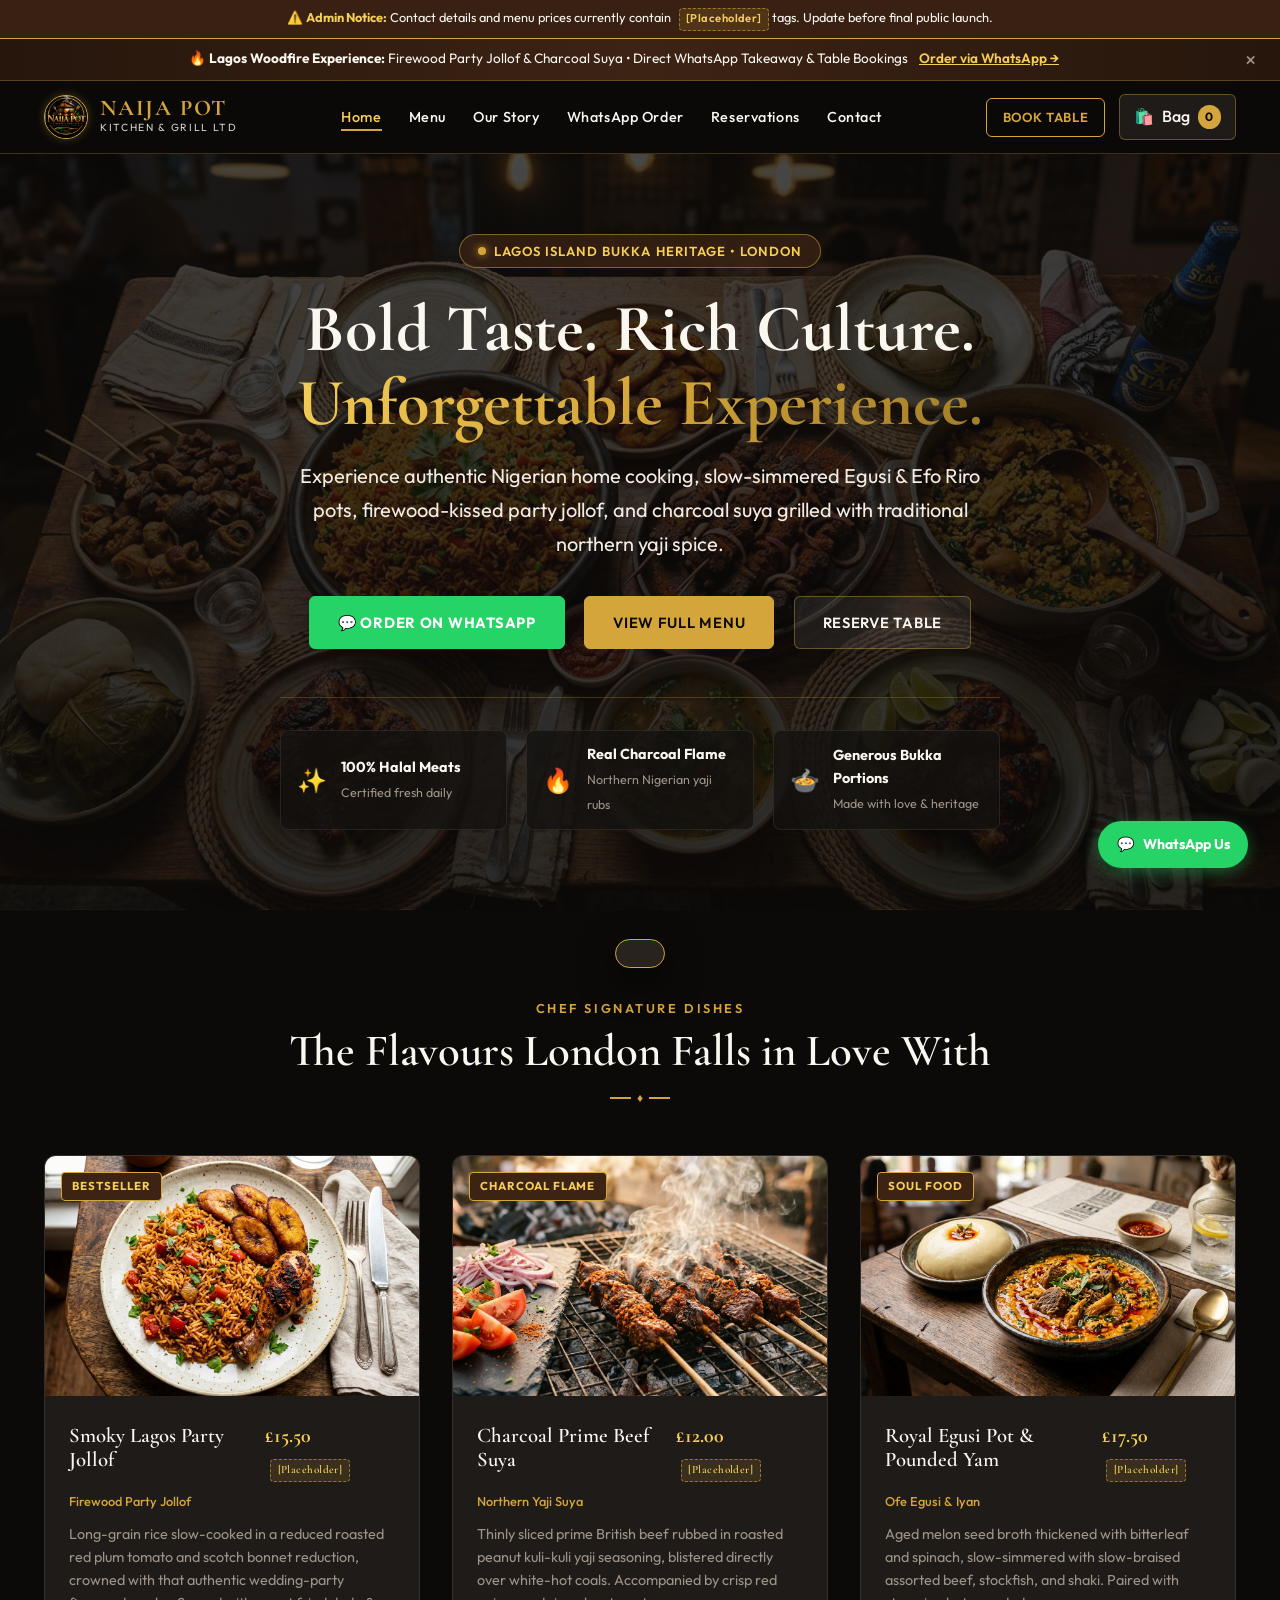
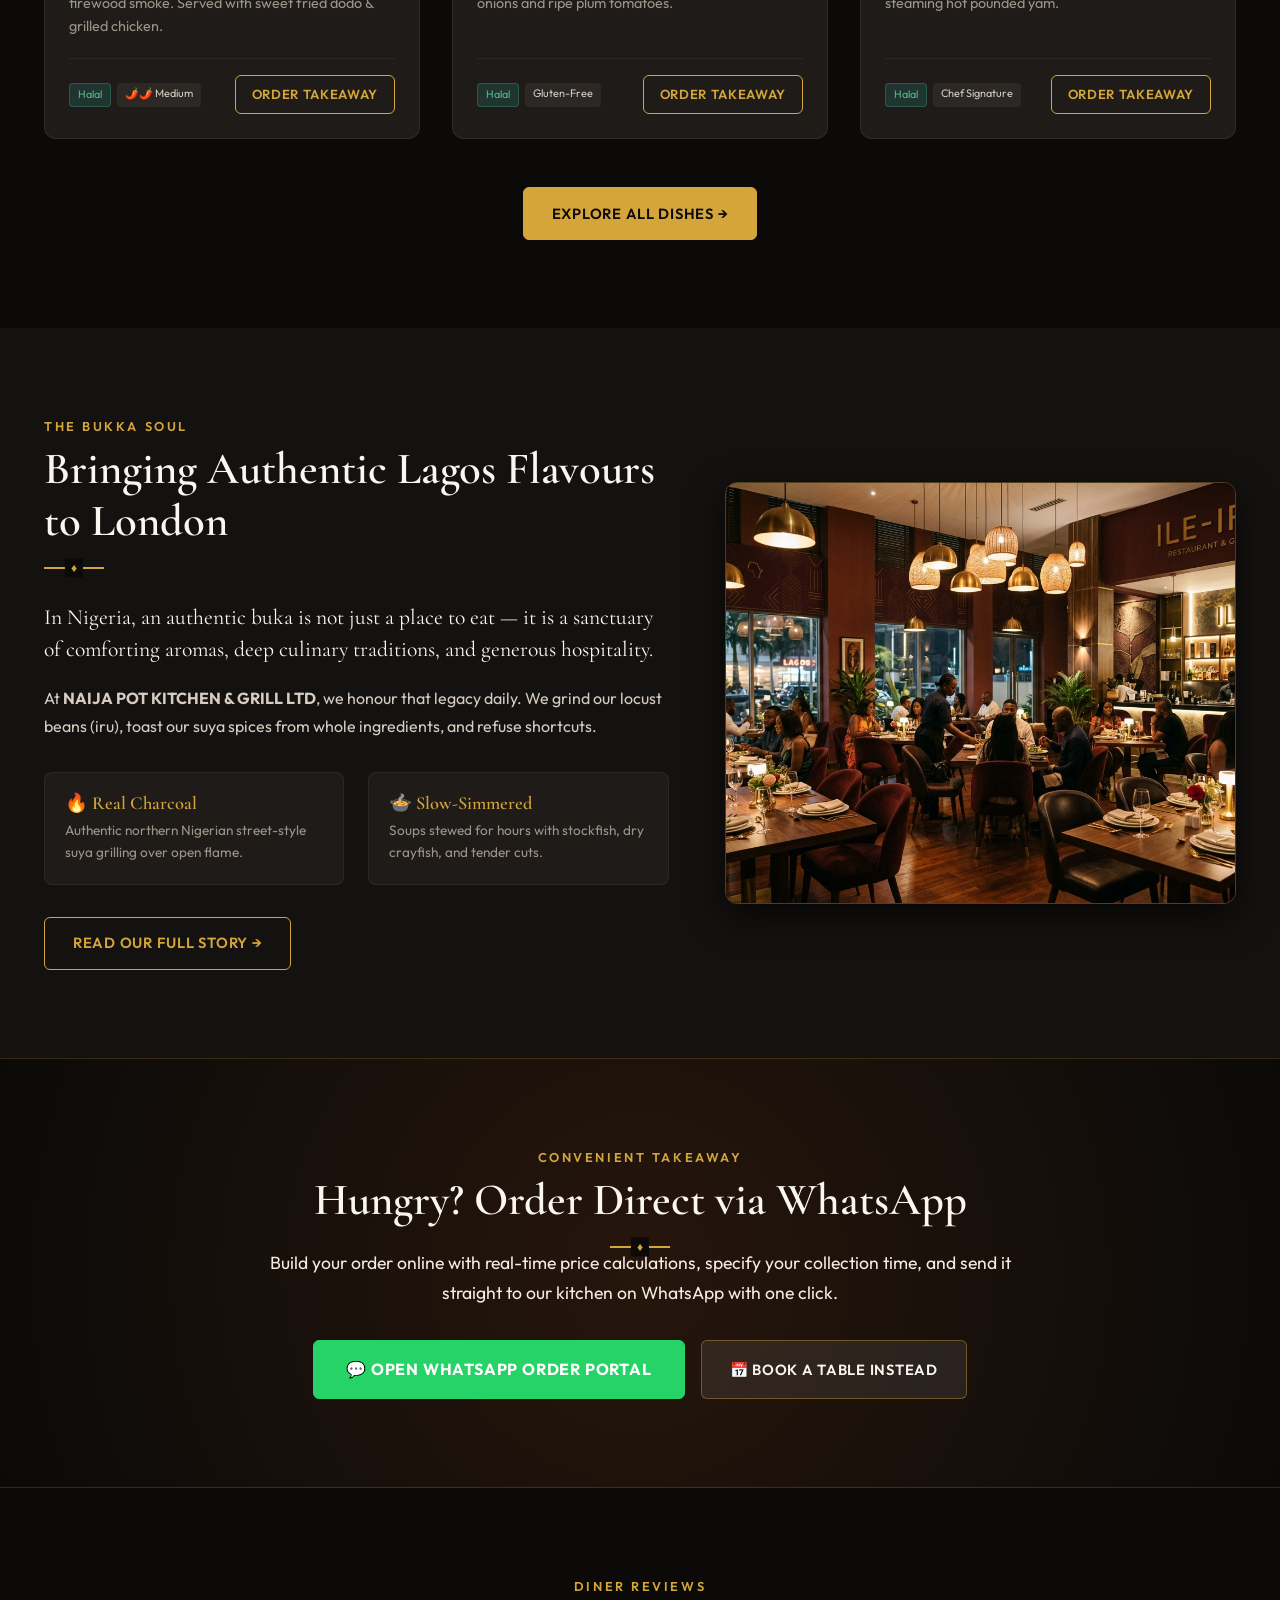
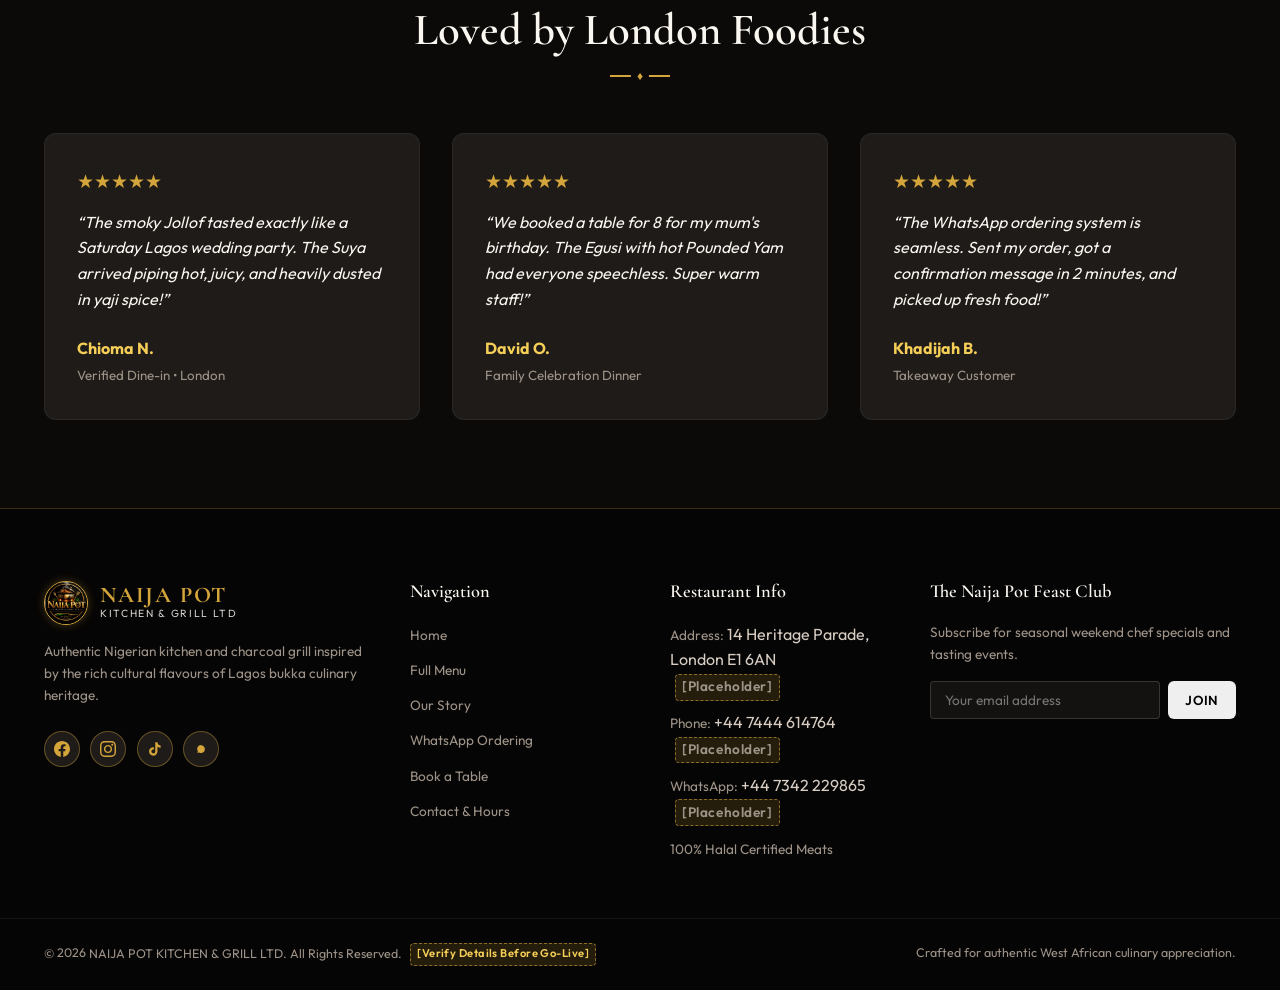
<file: cpanel-package/index.html>
<!DOCTYPE html>
<html lang="en">
<head>
  <meta charset="UTF-8">
  <meta name="viewport" content="width=device-width, initial-scale=1.0">
  <title>NAIJA POT | Premium Nigerian Kitchen & Charcoal Grill Ltd</title>
  
  <!-- Primary SEO Meta Tags -->
  <meta name="title" content="NAIJA POT | Premium Nigerian Kitchen & Charcoal Grill Ltd">
  <meta name="description" content="Authentic Nigerian restaurant & charcoal grill in London inspired by Lagos bukka culture, slow-simmered Egusi pots, firewood party jollof, and succulent beef suya.">
  <meta name="keywords" content="Nigerian food London, Suya grill, Party Jollof rice, Egusi soup London, African restaurant, Halal Nigerian dining">
  <meta name="author" content="NAIJA POT KITCHEN & GRILL LTD">
  <meta name="robots" content="index, follow">
  <meta name="theme-color" content="#0B0A09">

  <!-- Open Graph / WhatsApp Social Sharing -->
  <meta property="og:type" content="restaurant">
  <meta property="og:url" content="https://naijapotkitchen.co.uk/">
  <meta property="og:title" content="NAIJA POT | Premium Nigerian Kitchen & Charcoal Grill Ltd">
  <meta property="og:description" content="Bold Taste. Rich Culture. Unforgettable Experience. Authentic Naija Flavours, Served With Love.">
  <meta property="og:image" content="images/hero_naija_feast_1792356256861.jpg">

  <!-- Favicon -->
  <link rel="icon" type="image/png" href="images/logo.png">

  <!-- Preconnect Google Fonts -->
  <link rel="preconnect" href="https://fonts.googleapis.com">
  <link rel="preconnect" href="https://fonts.gstatic.com" crossorigin>
  <link href="https://fonts.googleapis.com/css2?family=Cormorant+Garamond:ital,wght@0,500;0,600;0,700;1,400&family=Outfit:wght@300;400;500;600;700&display=swap" rel="stylesheet">

  <!-- Stylesheet -->
  <link rel="stylesheet" href="css/styles.css">

  <!-- Schema.org JSON-LD Structured Data for Local Restaurant -->
  <script type="application/ld+json">
  {
    "@context": "https://schema.org",
    "@type": "Restaurant",
    "name": "NAIJA POT KITCHEN & GRILL LTD",
    "image": "images/hero_naija_feast_1792356256861.jpg",
    "servesCuisine": ["Nigerian", "West African", "Charcoal Grill", "Halal"],
    "priceRange": "££",
    "telephone": "+447444614764",
    "address": {
      "@type": "PostalAddress",
      "streetAddress": "14 Heritage Parade, High Street [Placeholder Address]",
      "addressLocality": "London",
      "postalCode": "E1 6AN",
      "addressCountry": "GB"
    },
    "openingHoursSpecification": [
      {
        "@type": "OpeningHoursSpecification",
        "dayOfWeek": ["Tuesday", "Wednesday", "Thursday", "Friday", "Saturday"],
        "opens": "12:00",
        "closes": "23:00"
      },
      {
        "@type": "OpeningHoursSpecification",
        "dayOfWeek": ["Sunday"],
        "opens": "13:00",
        "closes": "21:30"
      }
    ],
    "menu": "https://naijapotkitchen.co.uk/menu.html",
    "acceptsReservations": "True"
  }
  </script>
</head>
<body>

  <!-- Top Placeholder Notification Banner for Admin Verification -->
  <div class="placeholder-notice-banner">
    ⚠️ <strong>Admin Notice:</strong> Contact details and menu prices currently contain <span class="placeholder-tag">[Placeholder]</span> tags. Update before final public launch.
  </div>

  <!-- Announcement Bar -->
  <aside class="announcement-bar" id="announcementBar" aria-label="Announcement">
    <div class="announcement-content">
      <span>🔥 <strong>Lagos Woodfire Experience:</strong> Firewood Party Jollof & Charcoal Suya &bull; Direct WhatsApp Takeaway & Table Bookings</span>
      <a href="order.html" class="announcement-link">Order via WhatsApp &rarr;</a>
    </div>
    <button class="announcement-close" id="closeAnnouncement" aria-label="Dismiss">&times;</button>
  </aside>

  <!-- Site Header -->
  <header class="site-header">
    <div class="header-container">
      <a href="index.html" class="brand-logo" aria-label="Naija Pot Home">
        <img src="images/logo.png" alt="Naija Pot Logo" class="brand-logo-img">
        <div class="brand-titles">
          <span class="brand-name">NAIJA POT</span>
          <span class="brand-tagline">KITCHEN & GRILL LTD</span>
        </div>
      </a>

      <!-- Desktop Navigation -->
      <nav class="main-nav" id="mainNav" aria-label="Main Navigation">
        <ul class="nav-list">
          <li><a href="index.html" class="nav-link active">Home</a></li>
          <li><a href="menu.html" class="nav-link">Menu</a></li>
          <li><a href="story.html" class="nav-link">Our Story</a></li>
          <li><a href="order.html" class="nav-link">WhatsApp Order</a></li>
          <li><a href="reservations.html" class="nav-link">Reservations</a></li>
          <li><a href="contact.html" class="nav-link">Contact</a></li>
        </ul>
      </nav>

      <!-- Action Utilities -->
      <div class="header-actions">
        <a href="reservations.html" class="btn btn-outline btn-sm desktop-only">Book Table</a>
        <a href="order.html" class="cart-btn" aria-label="View Order Bag">
          <span aria-hidden="true">🛍️</span>
          <span class="desktop-only">Bag</span>
          <span class="cart-badge">0</span>
        </a>
        <button class="mobile-menu-btn" id="mobileMenuBtn" aria-expanded="false" aria-controls="mainNav" aria-label="Toggle navigation">
          <span class="menu-bar"></span>
          <span class="menu-bar"></span>
          <span class="menu-bar"></span>
        </button>
      </div>
    </div>
  </header>

  <main>
    <!-- Hero Section with Realistic Photography -->
    <section class="hero-section">
      <div class="hero-container">
        <div class="hero-badge">
          <span class="badge-dot"></span> Lagos Island Bukka Heritage &bull; London
        </div>
        <h1 class="hero-title">
          Bold Taste. Rich Culture.<br>
          <span class="gold-gradient-text">Unforgettable Experience.</span>
        </h1>
        <p class="hero-subtitle">
          Experience authentic Nigerian home cooking, slow-simmered Egusi & Efo Riro pots, firewood-kissed party jollof, and charcoal suya grilled with traditional northern yaji spice.
        </p>
        <div class="hero-actions">
          <a href="order.html" class="btn btn-whatsapp">
            <span>💬 Order on WhatsApp</span>
          </a>
          <a href="menu.html" class="btn btn-primary">View Full Menu</a>
          <a href="reservations.html" class="btn btn-secondary">Reserve Table</a>
        </div>

        <!-- Trust Badges -->
        <div class="hero-trust-bar">
          <div class="trust-card">
            <span class="trust-icon" aria-hidden="true">✨</span>
            <div class="trust-info">
              <strong>100% Halal Meats</strong>
              <span>Certified fresh daily</span>
            </div>
          </div>
          <div class="trust-card">
            <span class="trust-icon" aria-hidden="true">🔥</span>
            <div class="trust-info">
              <strong>Real Charcoal Flame</strong>
              <span>Northern Nigerian yaji rubs</span>
            </div>
          </div>
          <div class="trust-card">
            <span class="trust-icon" aria-hidden="true">🍲</span>
            <div class="trust-info">
              <strong>Generous Bukka Portions</strong>
              <span>Made with love & heritage</span>
            </div>
          </div>
        </div>
      </div>
    </section>

    <!-- Signatures Showcase with Realistic Photography -->
    <section class="section-padding">
      <div class="container">
        <div class="section-title-wrap">
          <span class="section-subtitle">CHEF SIGNATURE DISHES</span>
          <h2 class="section-title">The Flavours London Falls in Love With</h2>
          <div class="ornament-line"></div>
        </div>

        <div class="food-showcase-grid">
          <!-- Dish 1: Party Jollof -->
          <article class="food-card">
            <div class="food-card-img-wrap">
              <span class="food-badge">Bestseller</span>
              <img src="images/food_jollof_party_platter_1792356258654.jpg" alt="Smoky Lagos Party Jollof Rice with plantain and chicken" loading="lazy">
            </div>
            <div class="food-card-body">
              <div class="food-card-header">
                <h3>Smoky Lagos Party Jollof</h3>
                <span class="food-price">£15.50 <span class="placeholder-tag">[Placeholder]</span></span>
              </div>
              <span class="food-native-name">Firewood Party Jollof</span>
              <p class="food-desc">
                Long-grain rice slow-cooked in a reduced roasted red plum tomato and scotch bonnet reduction, crowned with that authentic wedding-party firewood smoke. Served with sweet fried dodo & grilled chicken.
              </p>
              <div class="food-card-footer">
                <div class="pills-row">
                  <span class="pill pill-halal">Halal</span>
                  <span class="pill">🌶️🌶️ Medium</span>
                </div>
                <a href="order.html" class="btn btn-sm btn-outline">Order Takeaway</a>
              </div>
            </div>
          </article>

          <!-- Dish 2: Charcoal Suya -->
          <article class="food-card">
            <div class="food-card-img-wrap">
              <span class="food-badge">Charcoal Flame</span>
              <img src="images/food_beef_suya_grill_1792356257070.jpg" alt="Charcoal Beef Suya with red onions and tomatoes" loading="lazy">
            </div>
            <div class="food-card-body">
              <div class="food-card-header">
                <h3>Charcoal Prime Beef Suya</h3>
                <span class="food-price">£12.00 <span class="placeholder-tag">[Placeholder]</span></span>
              </div>
              <span class="food-native-name">Northern Yaji Suya</span>
              <p class="food-desc">
                Thinly sliced prime British beef rubbed in roasted peanut kuli-kuli yaji seasoning, blistered directly over white-hot coals. Accompanied by crisp red onions and ripe plum tomatoes.
              </p>
              <div class="food-card-footer">
                <div class="pills-row">
                  <span class="pill pill-halal">Halal</span>
                  <span class="pill">Gluten-Free</span>
                </div>
                <a href="order.html" class="btn btn-sm btn-outline">Order Takeaway</a>
              </div>
            </div>
          </article>

          <!-- Dish 3: Royal Egusi Pot -->
          <article class="food-card">
            <div class="food-card-img-wrap">
              <span class="food-badge">Soul Food</span>
              <img src="images/food_egusi_soup_yam_1792356257944.jpg" alt="Rich Egusi Soup with slow-braised assorted meat and Pounded Yam" loading="lazy">
            </div>
            <div class="food-card-body">
              <div class="food-card-header">
                <h3>Royal Egusi Pot & Pounded Yam</h3>
                <span class="food-price">£17.50 <span class="placeholder-tag">[Placeholder]</span></span>
              </div>
              <span class="food-native-name">Ofe Egusi & Iyan</span>
              <p class="food-desc">
                Aged melon seed broth thickened with bitterleaf and spinach, slow-simmered with slow-braised assorted beef, stockfish, and shaki. Paired with steaming hot pounded yam.
              </p>
              <div class="food-card-footer">
                <div class="pills-row">
                  <span class="pill pill-halal">Halal</span>
                  <span class="pill">Chef Signature</span>
                </div>
                <a href="order.html" class="btn btn-sm btn-outline">Order Takeaway</a>
              </div>
            </div>
          </article>
        </div>

        <div style="text-align: center; margin-top: 3rem;">
          <a href="menu.html" class="btn btn-primary">Explore All Dishes &rarr;</a>
        </div>
      </div>
    </section>

    <!-- Bukka Heritage Teaser -->
    <section class="section-padding" style="background: var(--color-charcoal);">
      <div class="container">
        <div class="story-grid">
          <div>
            <span class="section-subtitle">THE BUKKA SOUL</span>
            <h2 class="section-title">Bringing Authentic Lagos Flavours to London</h2>
            <div class="ornament-line" style="margin-left: 0; margin-bottom: 2rem;"></div>
            <p class="story-lead">
              In Nigeria, an authentic buka is not just a place to eat — it is a sanctuary of comforting aromas, deep culinary traditions, and generous hospitality.
            </p>
            <p class="story-body">
              At <strong>NAIJA POT KITCHEN & GRILL LTD</strong>, we honour that legacy daily. We grind our locust beans (iru), toast our suya spices from whole ingredients, and refuse shortcuts.
            </p>
            <div class="story-pillars">
              <div class="pillar-item">
                <h4>🔥 Real Charcoal</h4>
                <p>Authentic northern Nigerian street-style suya grilling over open flame.</p>
              </div>
              <div class="pillar-item">
                <h4>🍲 Slow-Simmered</h4>
                <p>Soups stewed for hours with stockfish, dry crayfish, and tender cuts.</p>
              </div>
            </div>
            <div style="margin-top: 2rem;">
              <a href="story.html" class="btn btn-outline">Read Our Full Story &rarr;</a>
            </div>
          </div>
          <div>
            <div style="border-radius: 12px; overflow: hidden; border: 1px solid rgba(212,165,58,0.3); box-shadow: var(--shadow-lg);">
              <img src="images/restaurant_ambiance_dining_1792356259531.jpg" alt="Warm hospitality and ambiance at Naija Pot" style="width: 100%; height: 420px; object-fit: cover;" loading="lazy">
            </div>
          </div>
        </div>
      </div>
    </section>

    <!-- Ordering On WhatsApp CTA Banner -->
    <section class="section-padding" style="background: radial-gradient(circle at center, #26160C 0%, var(--color-black) 100%); border-top: 1px solid rgba(212,165,58,0.2); border-bottom: 1px solid rgba(212,165,58,0.2);">
      <div class="container" style="text-align: center; max-width: 800px;">
        <span class="section-subtitle">CONVENIENT TAKEAWAY</span>
        <h2 class="section-title">Hungry? Order Direct via WhatsApp</h2>
        <div class="ornament-line"></div>
        <p style="font-size: 1.1rem; color: var(--color-cream); margin-bottom: 2rem; line-height: 1.7;">
          Build your order online with real-time price calculations, specify your collection time, and send it straight to our kitchen on WhatsApp with one click.
        </p>
        <div style="display: flex; gap: 1rem; justify-content: center; flex-wrap: wrap;">
          <a href="order.html" class="btn btn-whatsapp" style="font-size: 1rem; padding: 1rem 2rem;">
            💬 Open WhatsApp Order Portal
          </a>
          <a href="reservations.html" class="btn btn-secondary">
            📅 Book a Table Instead
          </a>
        </div>
      </div>
    </section>

    <!-- Diner Reviews -->
    <section class="section-padding">
      <div class="container">
        <div class="section-title-wrap">
          <span class="section-subtitle">DINER REVIEWS</span>
          <h2 class="section-title">Loved by London Foodies</h2>
          <div class="ornament-line"></div>
        </div>

        <div style="display: grid; grid-template-columns: repeat(auto-fit, minmax(300px, 1fr)); gap: 2rem;">
          <div style="background: var(--color-charcoal-2); border: 1px solid rgba(255,255,255,0.06); padding: 2rem; border-radius: 12px;">
            <div style="color: var(--color-gold); font-size: 1.2rem; margin-bottom: 0.8rem;">★★★★★</div>
            <p style="font-style: italic; color: var(--color-ivory); margin-bottom: 1.5rem; line-height: 1.6;">
              &ldquo;The smoky Jollof tasted exactly like a Saturday Lagos wedding party. The Suya arrived piping hot, juicy, and heavily dusted in yaji spice!&rdquo;
            </p>
            <strong style="color: var(--color-gold-bright);">Chioma N.</strong><br>
            <small style="color: var(--color-text-muted);">Verified Dine-in &bull; London</small>
          </div>

          <div style="background: var(--color-charcoal-2); border: 1px solid rgba(255,255,255,0.06); padding: 2rem; border-radius: 12px;">
            <div style="color: var(--color-gold); font-size: 1.2rem; margin-bottom: 0.8rem;">★★★★★</div>
            <p style="font-style: italic; color: var(--color-ivory); margin-bottom: 1.5rem; line-height: 1.6;">
              &ldquo;We booked a table for 8 for my mum's birthday. The Egusi with hot Pounded Yam had everyone speechless. Super warm staff!&rdquo;
            </p>
            <strong style="color: var(--color-gold-bright);">David O.</strong><br>
            <small style="color: var(--color-text-muted);">Family Celebration Dinner</small>
          </div>

          <div style="background: var(--color-charcoal-2); border: 1px solid rgba(255,255,255,0.06); padding: 2rem; border-radius: 12px;">
            <div style="color: var(--color-gold); font-size: 1.2rem; margin-bottom: 0.8rem;">★★★★★</div>
            <p style="font-style: italic; color: var(--color-ivory); margin-bottom: 1.5rem; line-height: 1.6;">
              &ldquo;The WhatsApp ordering system is seamless. Sent my order, got a confirmation message in 2 minutes, and picked up fresh food!&rdquo;
            </p>
            <strong style="color: var(--color-gold-bright);">Khadijah B.</strong><br>
            <small style="color: var(--color-text-muted);">Takeaway Customer</small>
          </div>
        </div>
      </div>
    </section>
  </main>

  <!-- Site Footer -->
  <footer class="site-footer">
    <div class="container footer-container">
      <div class="footer-brand-col">
        <a href="index.html" class="brand-logo" style="margin-bottom: 1rem;">
          <img src="images/logo.png" alt="Naija Pot Logo" class="brand-logo-img">
          <div class="brand-titles">
            <span class="brand-name">NAIJA POT</span>
            <span class="brand-tagline">KITCHEN & GRILL LTD</span>
          </div>
        </a>
        <p class="footer-desc">
          Authentic Nigerian kitchen and charcoal grill inspired by the rich cultural flavours of Lagos bukka culinary heritage.
        </p>
        <div class="footer-socials">
          <a href="https://facebook.com/naijapotkitchen" target="_blank" rel="noopener noreferrer" class="footer-social-btn" aria-label="Facebook" title="Follow us on Facebook">
            <svg viewBox="0 0 24 24"><path d="M24 12.073c0-6.627-5.373-12-12-12s-12 5.373-12 12c0 5.99 4.388 10.954 10.125 11.854v-8.385H7.078v-3.47h3.047V9.43c0-3.007 1.792-4.669 4.533-4.669 1.312 0 2.686.235 2.686.235v2.953H15.83c-1.491 0-1.956.925-1.956 1.874v2.25h3.328l-.532 3.47h-2.796v8.385C19.612 23.027 24 18.062 24 12.073z"/></svg>
          </a>
          <a href="https://www.instagram.com/naijapotkitchen_grill_mk" target="_blank" rel="noopener noreferrer" class="footer-social-btn" aria-label="Instagram" title="Follow us on Instagram">
            <svg viewBox="0 0 24 24"><path d="M12 2.163c3.204 0 3.584.012 4.85.07 3.252.148 4.771 1.691 4.919 4.919.058 1.265.069 1.645.069 4.849 0 3.205-.012 3.584-.069 4.849-.149 3.225-1.664 4.771-4.919 4.919-1.266.058-1.644.07-4.85.07-3.204 0-3.584-.012-4.849-.07-3.26-.149-4.771-1.699-4.919-4.92-.058-1.265-.07-1.644-.07-4.849 0-3.204.013-3.583.07-4.849.149-3.227 1.664-4.771 4.919-4.919 1.266-.057 1.645-.069 4.849-.069zm0-2.163c-3.259 0-3.667.014-4.947.072-4.358.2-6.78 2.618-6.98 6.98-.059 1.281-.073 1.689-.073 4.948 0 3.259.014 3.668.072 4.948.2 4.358 2.618 6.78 6.98 6.98 1.281.058 1.689.072 4.948.072 3.259 0 3.668-.014 4.948-.072 4.354-.2 6.782-2.618 6.979-6.98.059-1.28.073-1.689.073-4.948 0-3.259-.014-3.667-.072-4.947-.196-4.354-2.617-6.78-6.979-6.98-1.281-.059-1.69-.073-4.949-.073zm0 5.838c-3.403 0-6.162 2.759-6.162 6.162s2.759 6.163 6.162 6.163 6.162-2.759 6.162-6.163c0-3.403-2.759-6.162-6.162-6.162zm0 10.162c-2.209 0-4-1.79-4-4 0-2.209 1.791-4 4-4s4 1.791 4 4c0 2.21-1.791 4-4 4zm6.406-11.845c-.796 0-1.441.645-1.441 1.44s.645 1.44 1.441 1.44c.795 0 1.439-.645 1.439-1.44s-.644-1.44-1.439-1.44z"/></svg>
          </a>
          <a href="https://www.tiktok.com/@naija.pot.kitchen" target="_blank" rel="noopener noreferrer" class="footer-social-btn" aria-label="TikTok" title="Follow us on TikTok">
            <svg viewBox="0 0 24 24"><path d="M19.59 6.69a4.83 4.83 0 0 1-3.77-4.25V2h-3.45v13.67a2.89 2.89 0 0 1-5.2 1.74 2.89 2.89 0 0 1 2.31-4.64c.298-.002.595.042.88.13V9.4a6.33 6.33 0 0 0-1-.08A6.34 6.34 0 0 0 3 15.66a6.34 6.34 0 0 0 10.82 4.47 6.27 6.27 0 0 0 1.88-4.47V8.58a8.27 8.27 0 0 0 4.84 1.56V6.69z"/></svg>
          </a>
          <a href="https://wa.me/447342229865" target="_blank" rel="noopener noreferrer" class="footer-social-btn" aria-label="WhatsApp" title="Chat on WhatsApp">
            <svg viewBox="0 0 24 24"><path d="M12.031 6.172c-3.181 0-5.767 2.586-5.768 5.766-.001 1.298.38 2.27 1.019 3.287l-.711 2.598 2.664-.698c.969.587 1.761.88 2.8.88 3.182 0 5.768-2.587 5.768-5.766.001-3.181-2.585-5.767-5.772-5.772-5.767zm7.65 5.766c0 4.218-3.433 7.651-7.65 7.651-1.336 0-2.434-.343-3.489-.968l-4.542 1.19 1.213-4.432c-.696-1.111-1.066-2.228-1.066-3.441 0-4.219 3.433-7.651 7.65-7.651 4.217 0 7.649 3.432 7.649 7.651z"/></svg>
          </a>
        </div>
      </div>

      <div class="footer-links-col">
        <h4>Navigation</h4>
        <ul>
          <li><a href="index.html">Home</a></li>
          <li><a href="menu.html">Full Menu</a></li>
          <li><a href="story.html">Our Story</a></li>
          <li><a href="order.html">WhatsApp Ordering</a></li>
          <li><a href="reservations.html">Book a Table</a></li>
          <li><a href="contact.html">Contact & Hours</a></li>
        </ul>
      </div>

      <div class="footer-links-col">
        <h4>Restaurant Info</h4>
        <ul>
          <li><span class="text-gold">Address:</span> 14 Heritage Parade, London E1 6AN <span class="placeholder-tag">[Placeholder]</span></li>
          <li><span class="text-gold">Phone:</span> +44 7444 614764 <span class="placeholder-tag">[Placeholder]</span></li>
          <li><span class="text-gold">WhatsApp:</span> +44 7342 229865 <span class="placeholder-tag">[Placeholder]</span></li>
          <li><span>100% Halal Certified Meats</span></li>
        </ul>
      </div>

      <div class="footer-newsletter-col">
        <h4>The Naija Pot Feast Club</h4>
        <p>Subscribe for seasonal weekend chef specials and tasting events.</p>
        <form class="newsletter-form" onsubmit="event.preventDefault(); alert('Thank you for subscribing to the Feast Club!'); this.reset();">
          <input type="email" placeholder="Your email address" required aria-label="Email address">
          <button type="submit" class="btn btn-gold btn-sm">Join</button>
        </form>
      </div>
    </div>

    <div class="footer-bottom">
      <div class="container footer-bottom-content">
        <p>&copy; <span id="currentYear"></span> NAIJA POT KITCHEN & GRILL LTD. All Rights Reserved. <span class="placeholder-tag">[Verify Details Before Go-Live]</span></p>
        <p>Crafted for authentic West African culinary appreciation.</p>
      </div>
    </div>
  </footer>

  <!-- Floating Actions -->
  <aside class="floating-actions" aria-label="Floating Actions">
    <a href="https://wa.me/447342229865?text=Hello%20Naija%20Pot,%20I%20would%20like%20to%20enquire%20about%20ordering" target="_blank" rel="noopener noreferrer" class="floating-whatsapp-btn" aria-label="Chat on WhatsApp">
      <span aria-hidden="true">💬</span>
      <span>WhatsApp Us</span>
    </a>
    <button class="back-to-top-btn hidden" id="backToTopBtn" aria-label="Back to top">&uarr;</button>
  </aside>

  <!-- JavaScript -->
  <script src="js/main.js"></script>
</body>
</html>
</file>
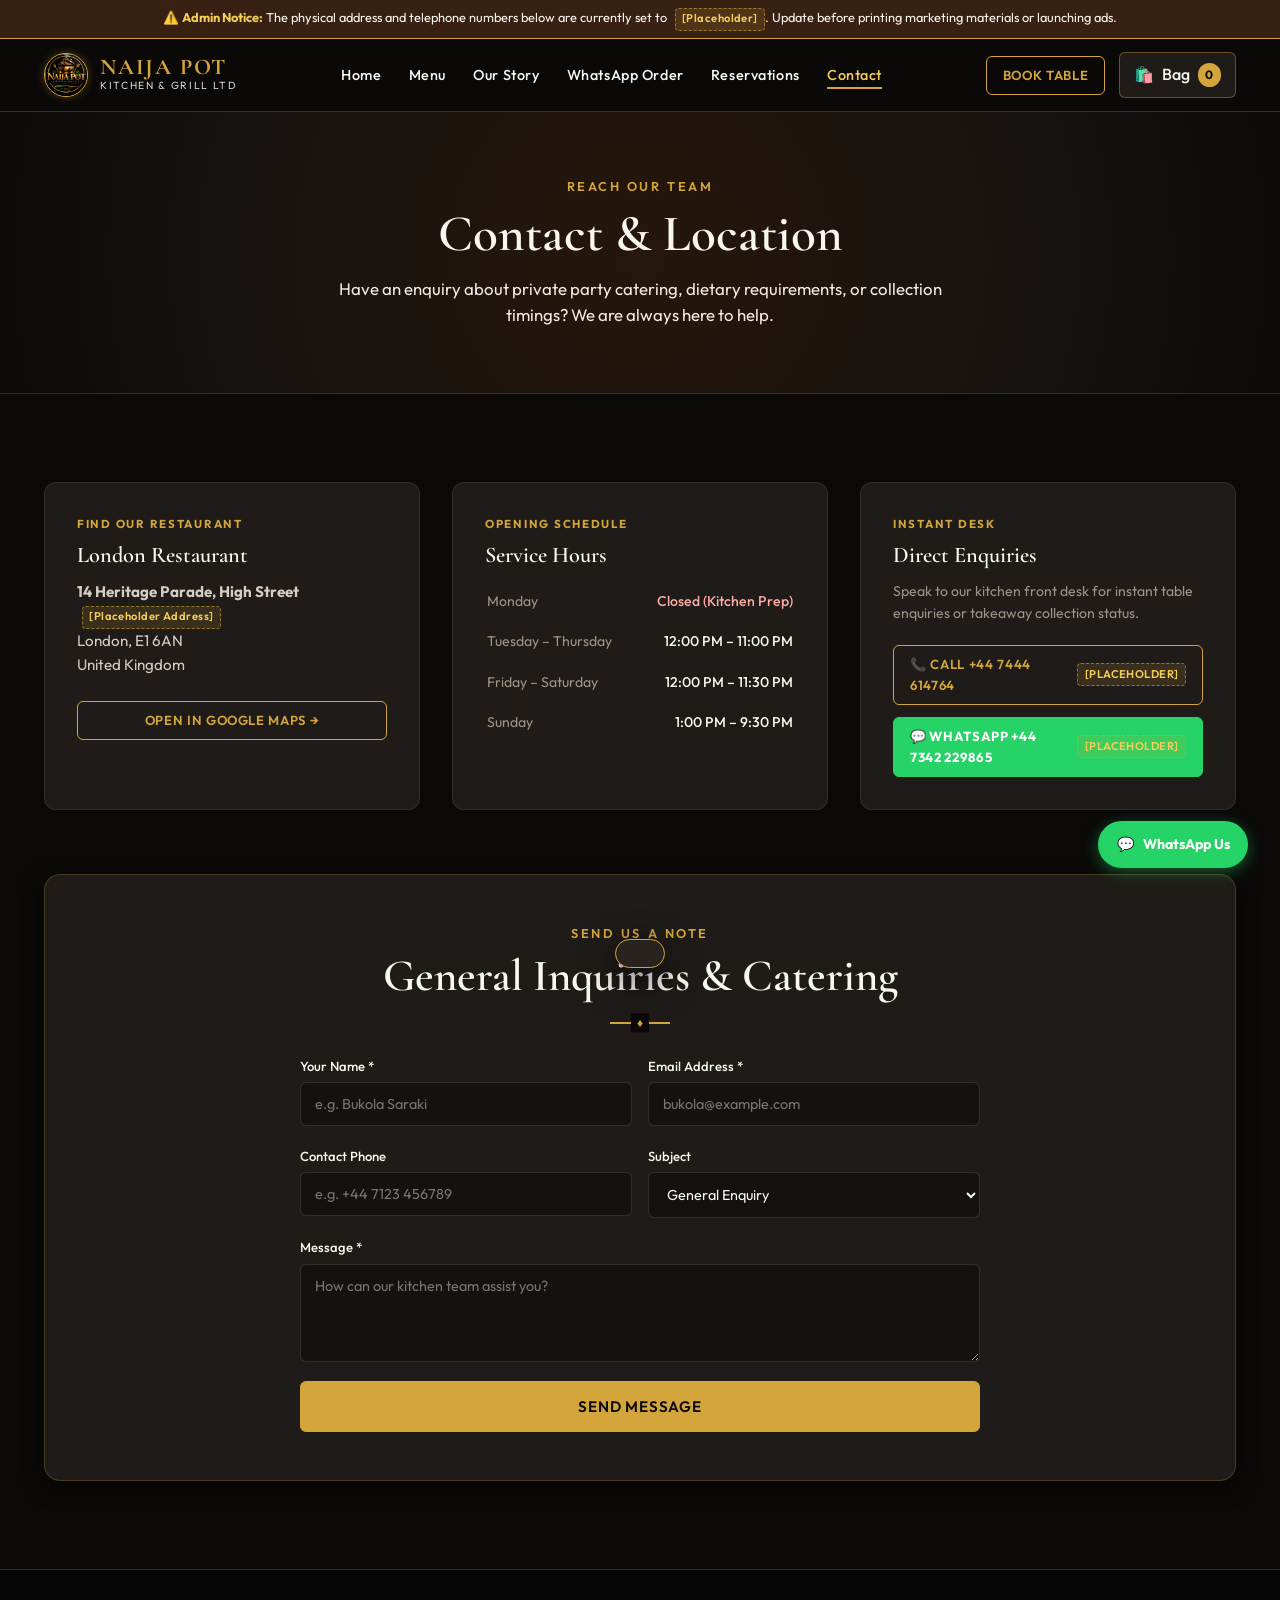
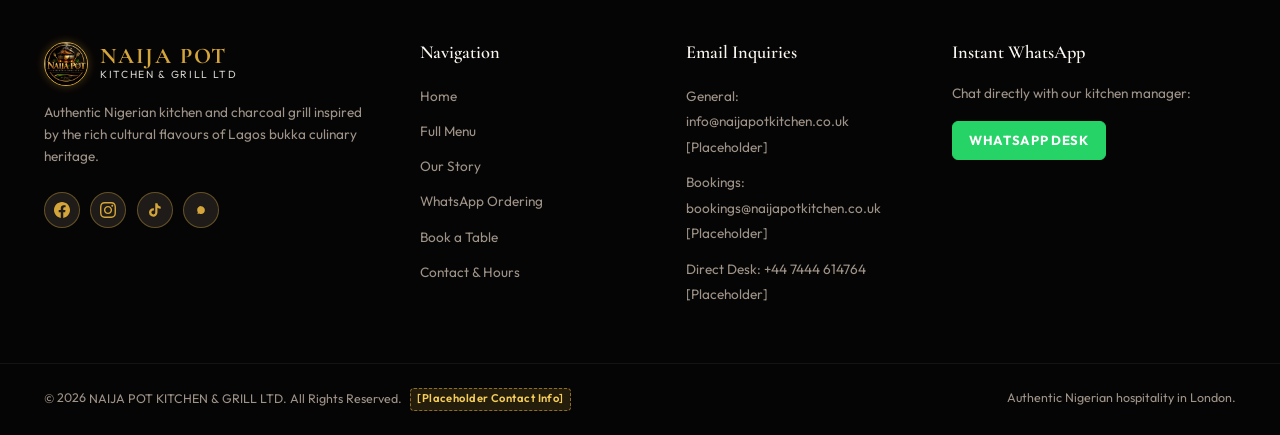
<file: cpanel-package/contact.html>
<!DOCTYPE html>
<html lang="en">
<head>
  <meta charset="UTF-8">
  <meta name="viewport" content="width=device-width, initial-scale=1.0">
  <title>Contact & Opening Hours | NAIJA POT KITCHEN & GRILL LTD</title>
  <meta name="description" content="Find Naija Pot Kitchen & Grill Ltd in London. Contact details, opening hours, direct phone line, and WhatsApp desk for orders and table reservations.">
  <meta name="robots" content="index, follow">

  <link rel="icon" type="image/png" href="images/logo.png">
  <link rel="preconnect" href="https://fonts.googleapis.com">
  <link rel="preconnect" href="https://fonts.gstatic.com" crossorigin>
  <link href="https://fonts.googleapis.com/css2?family=Cormorant+Garamond:ital,wght@0,500;0,600;0,700;1,400&family=Outfit:wght@300;400;500;600;700&display=swap" rel="stylesheet">
  <link rel="stylesheet" href="css/styles.css">
</head>
<body>

  <!-- Admin Verification Banner -->
  <div class="placeholder-notice-banner">
    ⚠️ <strong>Admin Notice:</strong> The physical address and telephone numbers below are currently set to <span class="placeholder-tag">[Placeholder]</span>. Update before printing marketing materials or launching ads.
  </div>

  <!-- Site Header -->
  <header class="site-header">
    <div class="header-container">
      <a href="index.html" class="brand-logo" aria-label="Naija Pot Home">
        <img src="images/logo.png" alt="Naija Pot Logo" class="brand-logo-img">
        <div class="brand-titles">
          <span class="brand-name">NAIJA POT</span>
          <span class="brand-tagline">KITCHEN & GRILL LTD</span>
        </div>
      </a>

      <nav class="main-nav" id="mainNav" aria-label="Main Navigation">
        <ul class="nav-list">
          <li><a href="index.html" class="nav-link">Home</a></li>
          <li><a href="menu.html" class="nav-link">Menu</a></li>
          <li><a href="story.html" class="nav-link">Our Story</a></li>
          <li><a href="order.html" class="nav-link">WhatsApp Order</a></li>
          <li><a href="reservations.html" class="nav-link">Reservations</a></li>
          <li><a href="contact.html" class="nav-link active">Contact</a></li>
        </ul>
      </nav>

      <div class="header-actions">
        <a href="reservations.html" class="btn btn-outline btn-sm desktop-only">Book Table</a>
        <a href="order.html" class="cart-btn" aria-label="View Order Bag">
          <span aria-hidden="true">🛍️</span>
          <span class="desktop-only">Bag</span>
          <span class="cart-badge">0</span>
        </a>
        <button class="mobile-menu-btn" id="mobileMenuBtn" aria-expanded="false" aria-controls="mainNav" aria-label="Toggle navigation">
          <span class="menu-bar"></span>
          <span class="menu-bar"></span>
          <span class="menu-bar"></span>
        </button>
      </div>
    </div>
  </header>

  <main>
    <section class="page-banner">
      <div class="container">
        <span class="page-banner-subtitle">REACH OUR TEAM</span>
        <h1 class="page-banner-title">Contact & Location</h1>
        <p class="page-banner-desc">
          Have an enquiry about private party catering, dietary requirements, or collection timings? We are always here to help.
        </p>
      </div>
    </section>

    <!-- Contact Details Grid -->
    <section class="section-padding">
      <div class="container">
        <div class="contact-grid">
          
          <!-- Card 1: Location -->
          <div class="contact-card">
            <span class="contact-badge">FIND OUR RESTAURANT</span>
            <h3 style="font-size: 1.4rem; color: var(--color-ivory); margin-bottom: 0.75rem;">London Restaurant</h3>
            <p style="color: var(--color-text-body); font-size: 0.95rem; line-height: 1.6; margin-bottom: 1.5rem;">
              <strong>14 Heritage Parade, High Street</strong> <span class="placeholder-tag">[Placeholder Address]</span><br>
              London, E1 6AN<br>
              United Kingdom
            </p>
            <a href="https://maps.google.com/?q=14+Heritage+Parade+High+Street+London+E1+6AN" target="_blank" rel="noopener noreferrer" class="btn btn-sm btn-outline">
              Open in Google Maps &rarr;
            </a>
          </div>

          <!-- Card 2: Operating Hours -->
          <div class="contact-card">
            <span class="contact-badge">OPENING SCHEDULE</span>
            <h3 style="font-size: 1.4rem; color: var(--color-ivory); margin-bottom: 0.75rem;">Service Hours</h3>
            <table class="hours-table">
              <tr>
                <td>Monday</td>
                <td style="color: #FFAAA6;">Closed (Kitchen Prep)</td>
              </tr>
              <tr>
                <td>Tuesday &ndash; Thursday</td>
                <td>12:00 PM &ndash; 11:00 PM</td>
              </tr>
              <tr>
                <td>Friday &ndash; Saturday</td>
                <td>12:00 PM &ndash; 11:30 PM</td>
              </tr>
              <tr>
                <td>Sunday</td>
                <td>1:00 PM &ndash; 9:30 PM</td>
              </tr>
            </table>
          </div>

          <!-- Card 3: Direct Phone & WhatsApp -->
          <div class="contact-card">
            <span class="contact-badge">INSTANT DESK</span>
            <h3 style="font-size: 1.4rem; color: var(--color-ivory); margin-bottom: 0.75rem;">Direct Enquiries</h3>
            <p style="color: var(--color-text-muted); font-size: 0.88rem; margin-bottom: 1.25rem;">
              Speak to our kitchen front desk for instant table enquiries or takeaway collection status.
            </p>
            <div style="display: flex; flex-direction: column; gap: 0.75rem;">
              <a href="tel:+447444614764" class="btn btn-sm btn-outline">
                📞 Call +44 7444 614764 <span class="placeholder-tag">[Placeholder]</span>
              </a>
              <a href="https://wa.me/447342229865?text=Hello%20Naija%20Pot,%20I%20have%20an%20enquiry" target="_blank" rel="noopener noreferrer" class="btn btn-sm btn-whatsapp">
                💬 WhatsApp +44 7342 229865 <span class="placeholder-tag">[Placeholder]</span>
              </a>
            </div>
          </div>

        </div>

        <!-- Contact Form & Direct Messages -->
        <div style="margin-top: 4rem; background: var(--color-charcoal-2); border: 1px solid rgba(212,165,58,0.25); border-radius: 16px; padding: 3rem 2rem; box-shadow: var(--shadow-md);">
          <div class="section-title-wrap" style="margin-bottom: 2rem;">
            <span class="section-subtitle">SEND US A NOTE</span>
            <h2 class="section-title">General Inquiries & Catering</h2>
            <div class="ornament-line"></div>
          </div>

          <form id="contactForm" class="app-form" style="max-width: 680px; margin: 0 auto;">
            <div class="form-row">
              <div class="form-group">
                <label for="cName">Your Name *</label>
                <input type="text" id="cName" placeholder="e.g. Bukola Saraki" required>
              </div>
              <div class="form-group">
                <label for="cEmail">Email Address *</label>
                <input type="email" id="cEmail" placeholder="bukola@example.com" required>
              </div>
            </div>

            <div class="form-row">
              <div class="form-group">
                <label for="cPhone">Contact Phone</label>
                <input type="tel" id="cPhone" placeholder="e.g. +44 7123 456789">
              </div>
              <div class="form-group">
                <label for="cSubject">Subject</label>
                <select id="cSubject">
                  <option value="General Enquiry">General Enquiry</option>
                  <option value="Event Catering / Bulk Food Trays">Event Catering / Bulk Trays</option>
                  <option value="Dietary or Allergen Question">Dietary or Allergen Question</option>
                  <option value="Customer Feedback">Customer Feedback</option>
                </select>
              </div>
            </div>

            <div class="form-group">
              <label for="cMessage">Message *</label>
              <textarea id="cMessage" rows="4" placeholder="How can our kitchen team assist you?" required></textarea>
            </div>

            <button type="submit" class="btn btn-primary btn-block" style="padding: 0.95rem; font-size: 0.95rem;">
              <span>Send Message</span>
            </button>
          </form>

          <div id="contactSuccessBox" class="success-box hidden" style="max-width: 680px; margin: 1.5rem auto 0;">
            <div style="font-size: 2.5rem; margin-bottom: 0.5rem;">💌</div>
            <h3 style="color: var(--color-gold-bright);">Thank You!</h3>
            <p style="color: var(--color-ivory);">
              Your message has been received by our management team. We will get back to you shortly.
            </p>
          </div>
        </div>

      </div>
    </section>
  </main>

  <!-- Site Footer -->
  <footer class="site-footer">
    <div class="container footer-container">
      <div class="footer-brand-col">
        <a href="index.html" class="brand-logo" style="margin-bottom: 1rem;">
          <img src="images/logo.png" alt="Naija Pot Logo" class="brand-logo-img">
          <div class="brand-titles">
            <span class="brand-name">NAIJA POT</span>
            <span class="brand-tagline">KITCHEN & GRILL LTD</span>
          </div>
        </a>
        <p class="footer-desc">
          Authentic Nigerian kitchen and charcoal grill inspired by the rich cultural flavours of Lagos bukka culinary heritage.
        </p>
        <div class="footer-socials">
          <a href="https://facebook.com/naijapotkitchen" target="_blank" rel="noopener noreferrer" class="footer-social-btn" aria-label="Facebook" title="Follow us on Facebook">
            <svg viewBox="0 0 24 24"><path d="M24 12.073c0-6.627-5.373-12-12-12s-12 5.373-12 12c0 5.99 4.388 10.954 10.125 11.854v-8.385H7.078v-3.47h3.047V9.43c0-3.007 1.792-4.669 4.533-4.669 1.312 0 2.686.235 2.686.235v2.953H15.83c-1.491 0-1.956.925-1.956 1.874v2.25h3.328l-.532 3.47h-2.796v8.385C19.612 23.027 24 18.062 24 12.073z"/></svg>
          </a>
          <a href="https://www.instagram.com/naijapotkitchen_grill_mk" target="_blank" rel="noopener noreferrer" class="footer-social-btn" aria-label="Instagram" title="Follow us on Instagram">
            <svg viewBox="0 0 24 24"><path d="M12 2.163c3.204 0 3.584.012 4.85.07 3.252.148 4.771 1.691 4.919 4.919.058 1.265.069 1.645.069 4.849 0 3.205-.012 3.584-.069 4.849-.149 3.225-1.664 4.771-4.919 4.919-1.266.058-1.644.07-4.85.07-3.204 0-3.584-.012-4.849-.07-3.26-.149-4.771-1.699-4.919-4.92-.058-1.265-.07-1.644-.07-4.849 0-3.204.013-3.583.07-4.849.149-3.227 1.664-4.771 4.919-4.919 1.266-.057 1.645-.069 4.849-.069zm0-2.163c-3.259 0-3.667.014-4.947.072-4.358.2-6.78 2.618-6.98 6.98-.059 1.281-.073 1.689-.073 4.948 0 3.259.014 3.668.072 4.948.2 4.358 2.618 6.78 6.98 6.98 1.281.058 1.689.072 4.948.072 3.259 0 3.668-.014 4.948-.072 4.354-.2 6.782-2.618 6.979-6.98.059-1.28.073-1.689.073-4.948 0-3.259-.014-3.667-.072-4.947-.196-4.354-2.617-6.78-6.979-6.98-1.281-.059-1.69-.073-4.949-.073zm0 5.838c-3.403 0-6.162 2.759-6.162 6.162s2.759 6.163 6.162 6.163 6.162-2.759 6.162-6.163c0-3.403-2.759-6.162-6.162-6.162zm0 10.162c-2.209 0-4-1.79-4-4 0-2.209 1.791-4 4-4s4 1.791 4 4c0 2.21-1.791 4-4 4zm6.406-11.845c-.796 0-1.441.645-1.441 1.44s.645 1.44 1.441 1.44c.795 0 1.439-.645 1.439-1.44s-.644-1.44-1.439-1.44z"/></svg>
          </a>
          <a href="https://www.tiktok.com/@naija.pot.kitchen" target="_blank" rel="noopener noreferrer" class="footer-social-btn" aria-label="TikTok" title="Follow us on TikTok">
            <svg viewBox="0 0 24 24"><path d="M19.59 6.69a4.83 4.83 0 0 1-3.77-4.25V2h-3.45v13.67a2.89 2.89 0 0 1-5.2 1.74 2.89 2.89 0 0 1 2.31-4.64c.298-.002.595.042.88.13V9.4a6.33 6.33 0 0 0-1-.08A6.34 6.34 0 0 0 3 15.66a6.34 6.34 0 0 0 10.82 4.47 6.27 6.27 0 0 0 1.88-4.47V8.58a8.27 8.27 0 0 0 4.84 1.56V6.69z"/></svg>
          </a>
          <a href="https://wa.me/447342229865" target="_blank" rel="noopener noreferrer" class="footer-social-btn" aria-label="WhatsApp" title="Chat on WhatsApp">
            <svg viewBox="0 0 24 24"><path d="M12.031 6.172c-3.181 0-5.767 2.586-5.768 5.766-.001 1.298.38 2.27 1.019 3.287l-.711 2.598 2.664-.698c.969.587 1.761.88 2.8.88 3.182 0 5.768-2.587 5.768-5.766.001-3.181-2.585-5.767-5.772-5.772-5.767zm7.65 5.766c0 4.218-3.433 7.651-7.65 7.651-1.336 0-2.434-.343-3.489-.968l-4.542 1.19 1.213-4.432c-.696-1.111-1.066-2.228-1.066-3.441 0-4.219 3.433-7.651 7.65-7.651 4.217 0 7.649 3.432 7.649 7.651z"/></svg>
          </a>
        </div>
      </div>

      <div class="footer-links-col">
        <h4>Navigation</h4>
        <ul>
          <li><a href="index.html">Home</a></li>
          <li><a href="menu.html">Full Menu</a></li>
          <li><a href="story.html">Our Story</a></li>
          <li><a href="order.html">WhatsApp Ordering</a></li>
          <li><a href="reservations.html">Book a Table</a></li>
          <li><a href="contact.html">Contact & Hours</a></li>
        </ul>
      </div>

      <div class="footer-links-col">
        <h4>Email Inquiries</h4>
        <ul>
          <li><span>General: info@naijapotkitchen.co.uk [Placeholder]</span></li>
          <li><span>Bookings: bookings@naijapotkitchen.co.uk [Placeholder]</span></li>
          <li><span>Direct Desk: +44 7444 614764 [Placeholder]</span></li>
        </ul>
      </div>

      <div class="footer-newsletter-col">
        <h4>Instant WhatsApp</h4>
        <p>Chat directly with our kitchen manager:</p>
        <a href="https://wa.me/447342229865" target="_blank" rel="noopener noreferrer" class="btn btn-sm btn-whatsapp">
          WhatsApp Desk
        </a>
      </div>
    </div>

    <div class="footer-bottom">
      <div class="container footer-bottom-content">
        <p>&copy; <span id="currentYear"></span> NAIJA POT KITCHEN & GRILL LTD. All Rights Reserved. <span class="placeholder-tag">[Placeholder Contact Info]</span></p>
        <p>Authentic Nigerian hospitality in London.</p>
      </div>
    </div>
  </footer>

  <aside class="floating-actions">
    <a href="https://wa.me/447342229865" target="_blank" rel="noopener noreferrer" class="floating-whatsapp-btn" aria-label="Chat on WhatsApp">
      <span aria-hidden="true">💬</span>
      <span>WhatsApp Us</span>
    </a>
    <button class="back-to-top-btn hidden" id="backToTopBtn" aria-label="Back to top">&uarr;</button>
  </aside>

  <script src="js/main.js"></script>
</body>
</html>
</file>
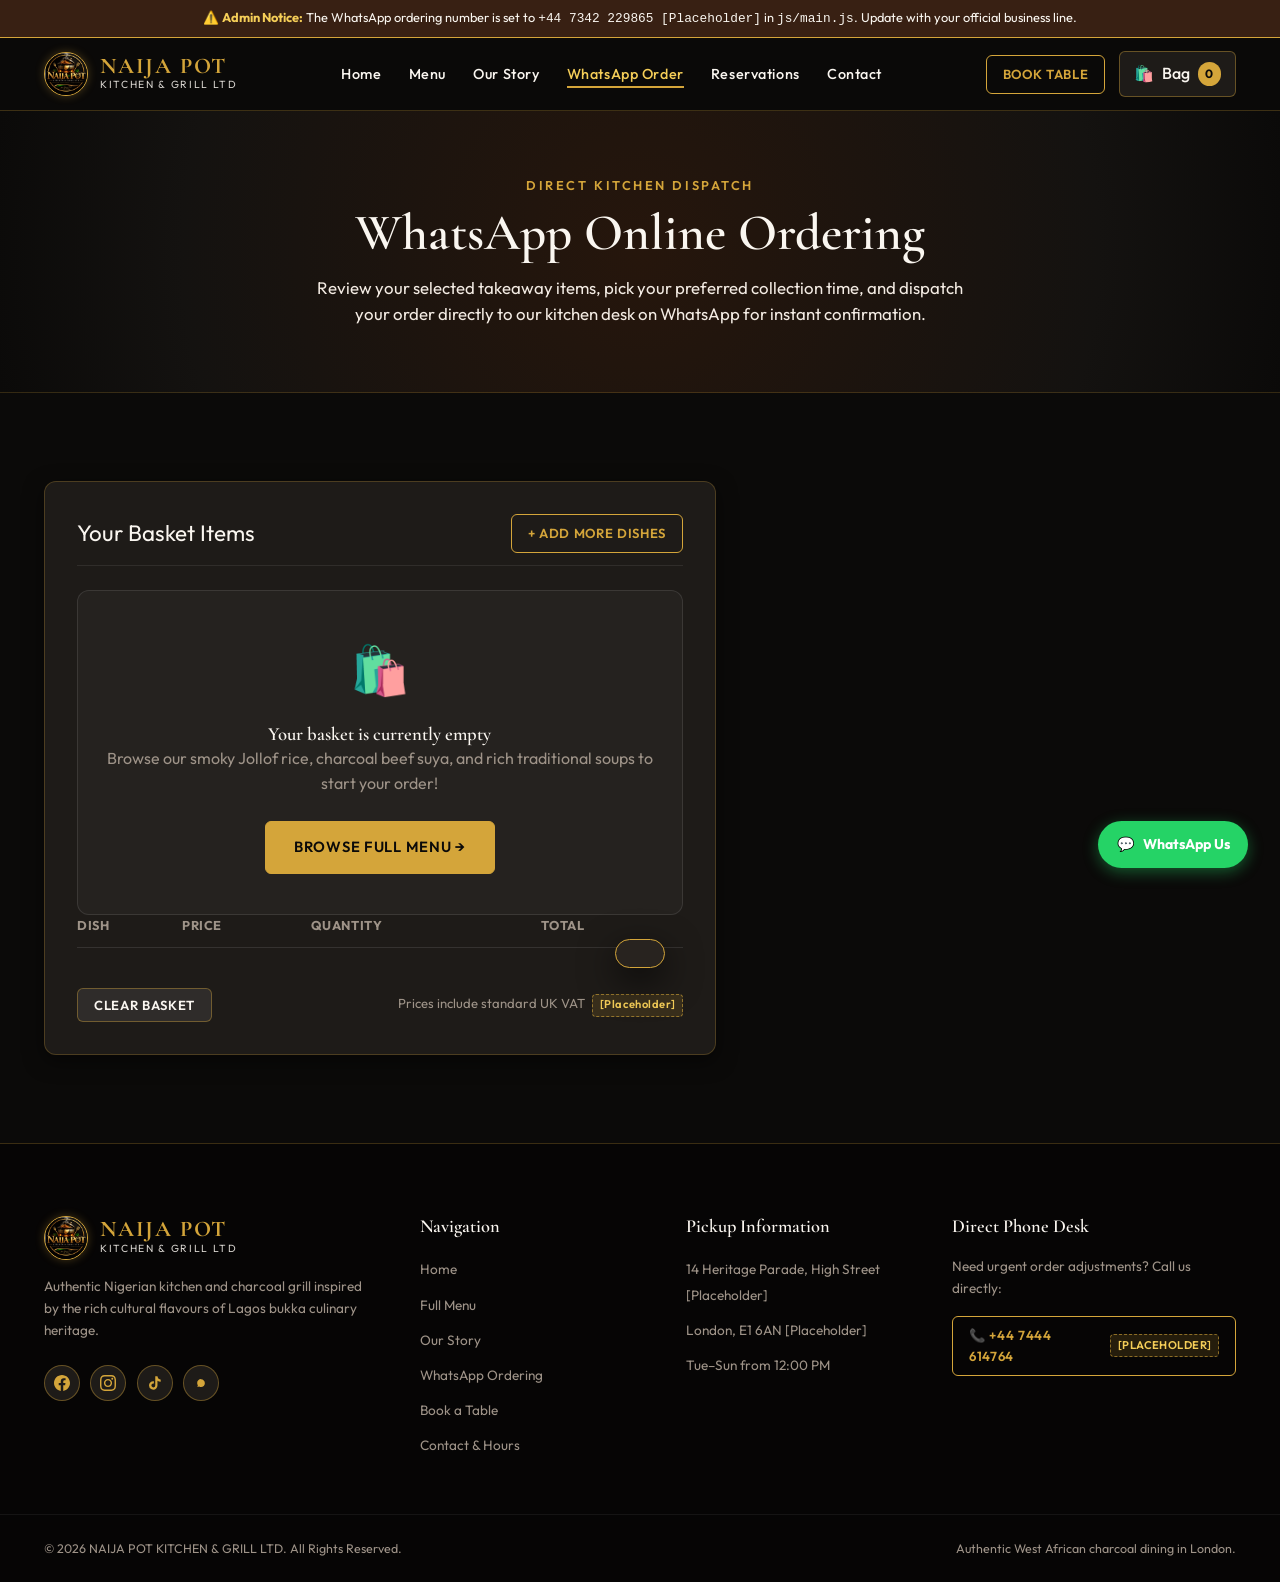
<file: cpanel-package/order.html>
<!DOCTYPE html>
<html lang="en">
<head>
  <meta charset="UTF-8">
  <meta name="viewport" content="width=device-width, initial-scale=1.0">
  <title>WhatsApp Online Takeaway Order | NAIJA POT KITCHEN & GRILL LTD</title>
  <meta name="description" content="Order authentic Nigerian food online for takeaway collection via WhatsApp. Real-time basket calculator, custom collection times, and instant kitchen confirmation.">
  <meta name="robots" content="index, follow">

  <link rel="icon" type="image/png" href="images/logo.png">
  <link rel="preconnect" href="https://fonts.googleapis.com">
  <link rel="preconnect" href="https://fonts.gstatic.com" crossorigin>
  <link href="https://fonts.googleapis.com/css2?family=Cormorant+Garamond:ital,wght@0,500;0,600;0,700;1,400&family=Outfit:wght@300;400;500;600;700&display=swap" rel="stylesheet">
  <link rel="stylesheet" href="css/styles.css">
</head>
<body>

  <!-- Admin Verification Banner -->
  <div class="placeholder-notice-banner">
    ⚠️ <strong>Admin Notice:</strong> The WhatsApp ordering number is set to <code>+44 7342 229865 [Placeholder]</code> in <code>js/main.js</code>. Update with your official business line.
  </div>

  <!-- Site Header -->
  <header class="site-header">
    <div class="header-container">
      <a href="index.html" class="brand-logo" aria-label="Naija Pot Home">
        <img src="images/logo.png" alt="Naija Pot Logo" class="brand-logo-img">
        <div class="brand-titles">
          <span class="brand-name">NAIJA POT</span>
          <span class="brand-tagline">KITCHEN & GRILL LTD</span>
        </div>
      </a>

      <nav class="main-nav" id="mainNav" aria-label="Main Navigation">
        <ul class="nav-list">
          <li><a href="index.html" class="nav-link">Home</a></li>
          <li><a href="menu.html" class="nav-link">Menu</a></li>
          <li><a href="story.html" class="nav-link">Our Story</a></li>
          <li><a href="order.html" class="nav-link active">WhatsApp Order</a></li>
          <li><a href="reservations.html" class="nav-link">Reservations</a></li>
          <li><a href="contact.html" class="nav-link">Contact</a></li>
        </ul>
      </nav>

      <div class="header-actions">
        <a href="reservations.html" class="btn btn-outline btn-sm desktop-only">Book Table</a>
        <a href="order.html" class="cart-btn" aria-label="View Order Bag">
          <span aria-hidden="true">🛍️</span>
          <span class="desktop-only">Bag</span>
          <span class="cart-badge">0</span>
        </a>
        <button class="mobile-menu-btn" id="mobileMenuBtn" aria-expanded="false" aria-controls="mainNav" aria-label="Toggle navigation">
          <span class="menu-bar"></span>
          <span class="menu-bar"></span>
          <span class="menu-bar"></span>
        </button>
      </div>
    </div>
  </header>

  <main>
    <section class="page-banner">
      <div class="container">
        <span class="page-banner-subtitle">DIRECT KITCHEN DISPATCH</span>
        <h1 class="page-banner-title">WhatsApp Online Ordering</h1>
        <p class="page-banner-desc">
          Review your selected takeaway items, pick your preferred collection time, and dispatch your order directly to our kitchen desk on WhatsApp for instant confirmation.
        </p>
      </div>
    </section>

    <!-- Ordering Workspace Section -->
    <section class="section-padding">
      <div class="container">
        <div class="order-layout">
          
          <!-- Left Column: Basket Items -->
          <div class="order-box">
            <div class="order-box-title">
              <span>Your Basket Items</span>
              <a href="menu.html" class="btn btn-sm btn-outline">+ Add More Dishes</a>
            </div>

            <!-- Empty State -->
            <div id="emptyOrderState" class="success-box" style="display: none; background: rgba(255,255,255,0.03); border-color: rgba(255,255,255,0.1);">
              <div style="font-size: 3rem; margin-bottom: 1rem;">🛍️</div>
              <h3 style="color: var(--color-ivory);">Your basket is currently empty</h3>
              <p style="color: var(--color-text-muted); margin-bottom: 1.5rem;">
                Browse our smoky Jollof rice, charcoal beef suya, and rich traditional soups to start your order!
              </p>
              <a href="menu.html" class="btn btn-primary">Browse Full Menu &rarr;</a>
            </div>

            <!-- Active Items Table -->
            <div style="overflow-x: auto;">
              <table class="order-items-table">
                <thead>
                  <tr>
                    <th>Dish</th>
                    <th>Price</th>
                    <th>Quantity</th>
                    <th>Total</th>
                    <th></th>
                  </tr>
                </thead>
                <tbody id="orderTableBody">
                  <!-- Populated dynamically by js/main.js -->
                </tbody>
              </table>
            </div>

            <div style="display: flex; justify-content: space-between; align-items: center; margin-top: 1rem;">
              <button class="btn btn-sm btn-secondary" id="clearOrderBtn">Clear Basket</button>
              <span style="font-size: 0.82rem; color: var(--color-text-muted);">Prices include standard UK VAT <span class="placeholder-tag">[Placeholder]</span></span>
            </div>
          </div>

          <!-- Right Column: Collection Form & WhatsApp Checkout -->
          <div class="order-box" id="orderSummaryCard">
            <div class="order-box-title">
              <span>Collection & WhatsApp Dispatch</span>
            </div>

            <form id="orderCheckoutForm" class="app-form">
              <div class="form-group">
                <label for="custName">Your Full Name *</label>
                <input type="text" id="custName" placeholder="e.g. Adebayo Ogunlesi" required autocomplete="name">
              </div>

              <div class="form-group">
                <label for="custPhone">Contact Phone Number *</label>
                <input type="tel" id="custPhone" placeholder="e.g. +44 7123 456789" required autocomplete="tel">
              </div>

              <div class="form-group">
                <label for="custTime">Estimated Collection Time *</label>
                <select id="custTime" required>
                  <option value="ASAP (approx. 25-35 mins)">ASAP (~25 - 35 mins)</option>
                  <option value="In 45 minutes">In 45 minutes</option>
                  <option value="In 1 hour">In 1 hour</option>
                  <option value="In 1 hour 30 minutes">In 1 hour 30 minutes</option>
                  <option value="Evening Collection (6:00 PM - 7:00 PM)">Evening (6:00 PM - 7:00 PM)</option>
                  <option value="Evening Collection (7:30 PM - 8:30 PM)">Evening (7:30 PM - 8:30 PM)</option>
                </select>
              </div>

              <div class="form-group">
                <label for="custNotes">Special Instructions / Allergies</label>
                <textarea id="custNotes" rows="2" placeholder="e.g. Extra spicy, no onions on Suya, peanut allergy note..."></textarea>
              </div>

              <!-- Price Totals Breakdown -->
              <div style="background: var(--color-charcoal); border: 1px solid rgba(255,255,255,0.08); border-radius: 8px; padding: 1.25rem; margin: 0.5rem 0 1rem;">
                <div class="order-summary-row">
                  <span>Subtotal</span>
                  <span id="orderSubtotal">£0.00</span>
                </div>
                <div class="order-summary-row">
                  <span>Collection Location</span>
                  <span style="text-align: right;">14 Heritage Parade <span class="placeholder-tag">[Placeholder]</span></span>
                </div>
                <div class="order-summary-row total-row">
                  <strong>Total to Pay</strong>
                  <strong id="orderTotal">£0.00</strong>
                </div>
              </div>

              <button type="submit" class="btn btn-whatsapp btn-block" id="submitWhatsAppOrderBtn" style="padding: 1rem; font-size: 1rem;">
                <span>💬 Send Order to WhatsApp (+44 7342 229865)</span>
              </button>

              <p style="font-size: 0.78rem; color: var(--color-text-muted); text-align: center; margin-top: 0.5rem;">
                🔒 Clicking opens WhatsApp with your pre-formatted order. Pay securely on collection (Card / Cash / Contactless).
              </p>
            </form>
          </div>

        </div>
      </div>
    </section>
  </main>

  <!-- Site Footer -->
  <footer class="site-footer">
    <div class="container footer-container">
      <div class="footer-brand-col">
        <a href="index.html" class="brand-logo" style="margin-bottom: 1rem;">
          <img src="images/logo.png" alt="Naija Pot Logo" class="brand-logo-img">
          <div class="brand-titles">
            <span class="brand-name">NAIJA POT</span>
            <span class="brand-tagline">KITCHEN & GRILL LTD</span>
          </div>
        </a>
        <p class="footer-desc">
          Authentic Nigerian kitchen and charcoal grill inspired by the rich cultural flavours of Lagos bukka culinary heritage.
        </p>
        <div class="footer-socials">
          <a href="https://facebook.com/naijapotkitchen" target="_blank" rel="noopener noreferrer" class="footer-social-btn" aria-label="Facebook" title="Follow us on Facebook">
            <svg viewBox="0 0 24 24"><path d="M24 12.073c0-6.627-5.373-12-12-12s-12 5.373-12 12c0 5.99 4.388 10.954 10.125 11.854v-8.385H7.078v-3.47h3.047V9.43c0-3.007 1.792-4.669 4.533-4.669 1.312 0 2.686.235 2.686.235v2.953H15.83c-1.491 0-1.956.925-1.956 1.874v2.25h3.328l-.532 3.47h-2.796v8.385C19.612 23.027 24 18.062 24 12.073z"/></svg>
          </a>
          <a href="https://www.instagram.com/naijapotkitchen_grill_mk" target="_blank" rel="noopener noreferrer" class="footer-social-btn" aria-label="Instagram" title="Follow us on Instagram">
            <svg viewBox="0 0 24 24"><path d="M12 2.163c3.204 0 3.584.012 4.85.07 3.252.148 4.771 1.691 4.919 4.919.058 1.265.069 1.645.069 4.849 0 3.205-.012 3.584-.069 4.849-.149 3.225-1.664 4.771-4.919 4.919-1.266.058-1.644.07-4.85.07-3.204 0-3.584-.012-4.849-.07-3.26-.149-4.771-1.699-4.919-4.92-.058-1.265-.07-1.644-.07-4.849 0-3.204.013-3.583.07-4.849.149-3.227 1.664-4.771 4.919-4.919 1.266-.057 1.645-.069 4.849-.069zm0-2.163c-3.259 0-3.667.014-4.947.072-4.358.2-6.78 2.618-6.98 6.98-.059 1.281-.073 1.689-.073 4.948 0 3.259.014 3.668.072 4.948.2 4.358 2.618 6.78 6.98 6.98 1.281.058 1.689.072 4.948.072 3.259 0 3.668-.014 4.948-.072 4.354-.2 6.782-2.618 6.979-6.98.059-1.28.073-1.689.073-4.948 0-3.259-.014-3.667-.072-4.947-.196-4.354-2.617-6.78-6.979-6.98-1.281-.059-1.69-.073-4.949-.073zm0 5.838c-3.403 0-6.162 2.759-6.162 6.162s2.759 6.163 6.162 6.163 6.162-2.759 6.162-6.163c0-3.403-2.759-6.162-6.162-6.162zm0 10.162c-2.209 0-4-1.79-4-4 0-2.209 1.791-4 4-4s4 1.791 4 4c0 2.21-1.791 4-4 4zm6.406-11.845c-.796 0-1.441.645-1.441 1.44s.645 1.44 1.441 1.44c.795 0 1.439-.645 1.439-1.44s-.644-1.44-1.439-1.44z"/></svg>
          </a>
          <a href="https://www.tiktok.com/@naija.pot.kitchen" target="_blank" rel="noopener noreferrer" class="footer-social-btn" aria-label="TikTok" title="Follow us on TikTok">
            <svg viewBox="0 0 24 24"><path d="M19.59 6.69a4.83 4.83 0 0 1-3.77-4.25V2h-3.45v13.67a2.89 2.89 0 0 1-5.2 1.74 2.89 2.89 0 0 1 2.31-4.64c.298-.002.595.042.88.13V9.4a6.33 6.33 0 0 0-1-.08A6.34 6.34 0 0 0 3 15.66a6.34 6.34 0 0 0 10.82 4.47 6.27 6.27 0 0 0 1.88-4.47V8.58a8.27 8.27 0 0 0 4.84 1.56V6.69z"/></svg>
          </a>
          <a href="https://wa.me/447342229865" target="_blank" rel="noopener noreferrer" class="footer-social-btn" aria-label="WhatsApp" title="Chat on WhatsApp">
            <svg viewBox="0 0 24 24"><path d="M12.031 6.172c-3.181 0-5.767 2.586-5.768 5.766-.001 1.298.38 2.27 1.019 3.287l-.711 2.598 2.664-.698c.969.587 1.761.88 2.8.88 3.182 0 5.768-2.587 5.768-5.766.001-3.181-2.585-5.767-5.772-5.772-5.767zm7.65 5.766c0 4.218-3.433 7.651-7.65 7.651-1.336 0-2.434-.343-3.489-.968l-4.542 1.19 1.213-4.432c-.696-1.111-1.066-2.228-1.066-3.441 0-4.219 3.433-7.651 7.65-7.651 4.217 0 7.649 3.432 7.649 7.651z"/></svg>
          </a>
        </div>
      </div>

      <div class="footer-links-col">
        <h4>Navigation</h4>
        <ul>
          <li><a href="index.html">Home</a></li>
          <li><a href="menu.html">Full Menu</a></li>
          <li><a href="story.html">Our Story</a></li>
          <li><a href="order.html">WhatsApp Ordering</a></li>
          <li><a href="reservations.html">Book a Table</a></li>
          <li><a href="contact.html">Contact & Hours</a></li>
        </ul>
      </div>

      <div class="footer-links-col">
        <h4>Pickup Information</h4>
        <ul>
          <li><span>14 Heritage Parade, High Street [Placeholder]</span></li>
          <li><span>London, E1 6AN [Placeholder]</span></li>
          <li><span>Tue–Sun from 12:00 PM</span></li>
        </ul>
      </div>

      <div class="footer-newsletter-col">
        <h4>Direct Phone Desk</h4>
        <p>Need urgent order adjustments? Call us directly:</p>
        <a href="tel:+447444614764" class="btn btn-sm btn-outline">
          📞 +44 7444 614764 <span class="placeholder-tag">[Placeholder]</span>
        </a>
      </div>
    </div>

    <div class="footer-bottom">
      <div class="container footer-bottom-content">
        <p>&copy; <span id="currentYear"></span> NAIJA POT KITCHEN & GRILL LTD. All Rights Reserved.</p>
        <p>Authentic West African charcoal dining in London.</p>
      </div>
    </div>
  </footer>

  <aside class="floating-actions">
    <a href="https://wa.me/447342229865" target="_blank" rel="noopener noreferrer" class="floating-whatsapp-btn" aria-label="Chat on WhatsApp">
      <span aria-hidden="true">💬</span>
      <span>WhatsApp Us</span>
    </a>
    <button class="back-to-top-btn hidden" id="backToTopBtn" aria-label="Back to top">&uarr;</button>
  </aside>

  <script src="js/main.js"></script>
</body>
</html>
</file>
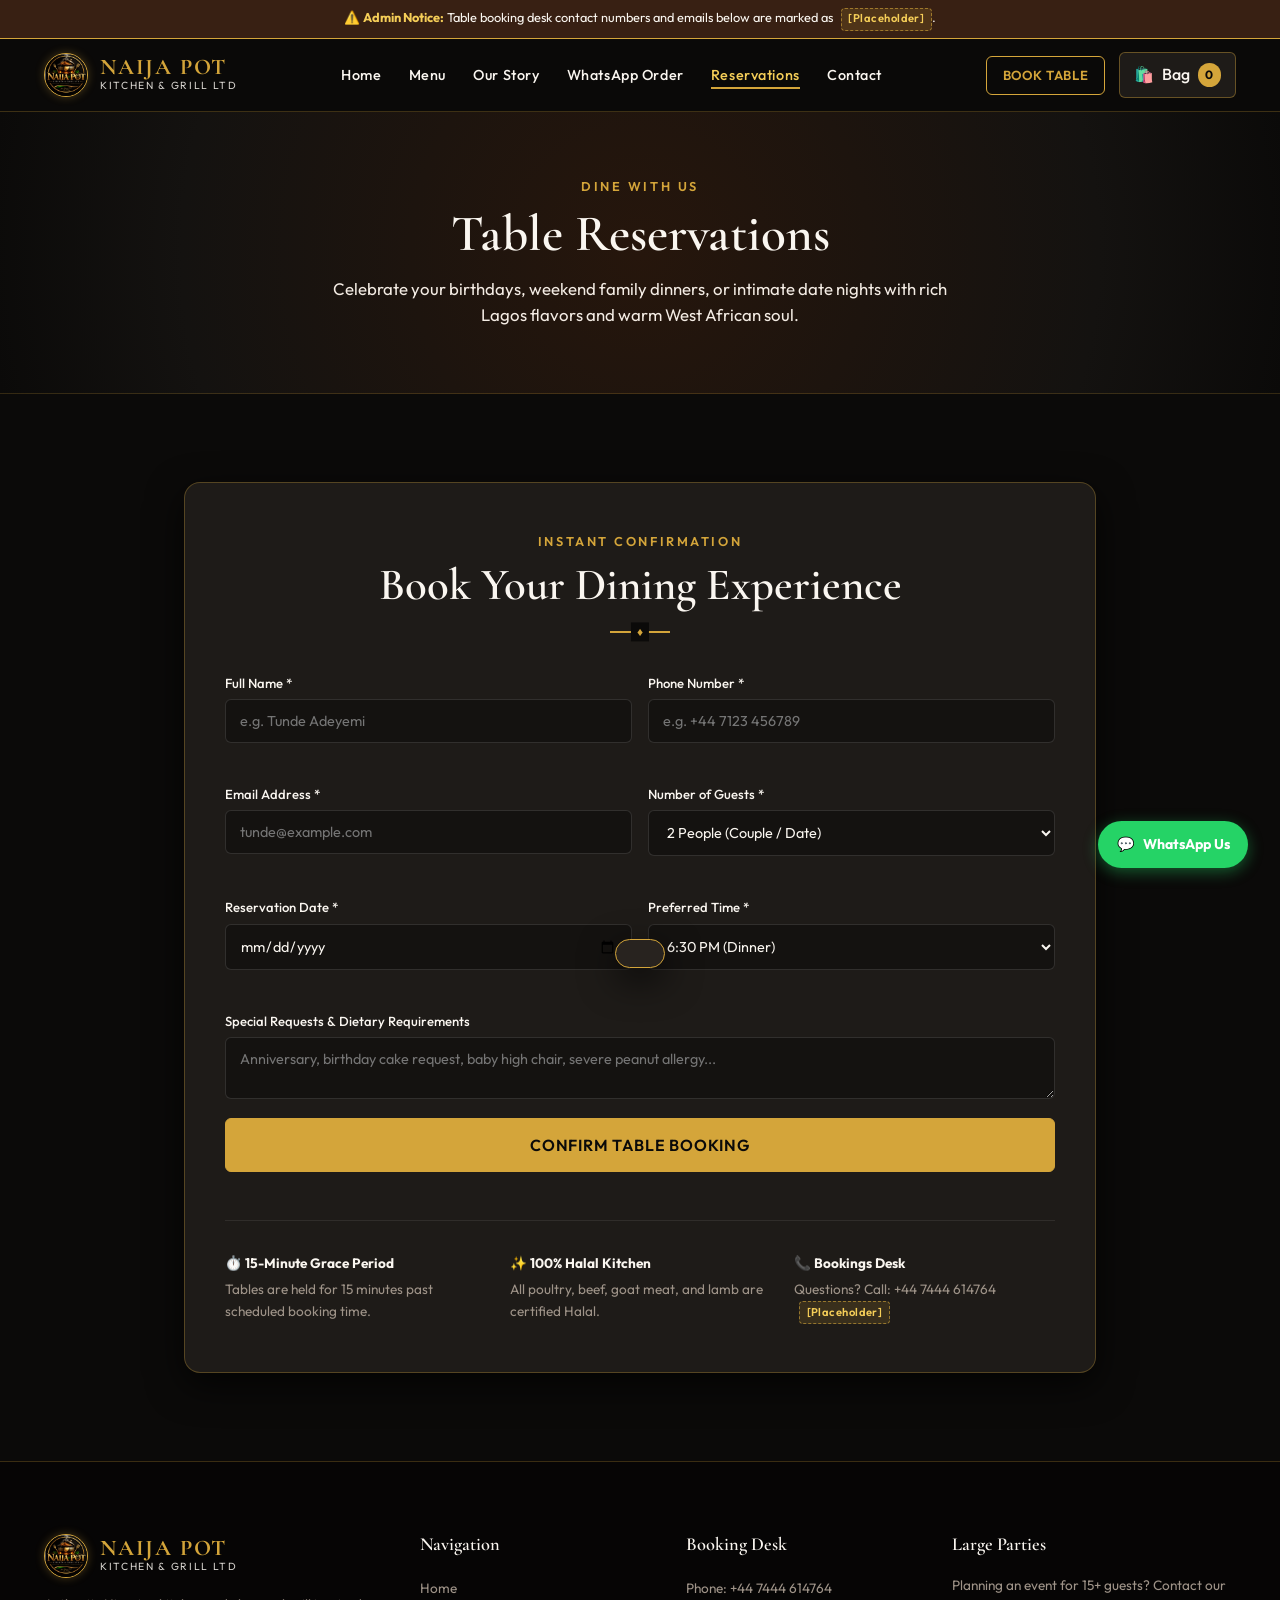
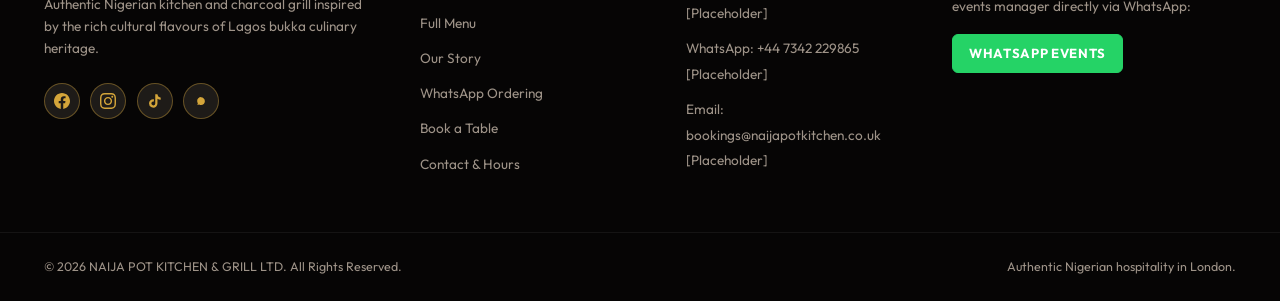
<file: cpanel-package/reservations.html>
<!DOCTYPE html>
<html lang="en">
<head>
  <meta charset="UTF-8">
  <meta name="viewport" content="width=device-width, initial-scale=1.0">
  <title>Table Reservations | NAIJA POT KITCHEN & GRILL LTD</title>
  <meta name="description" content="Book a table at Naija Pot Kitchen & Grill Ltd in London. Experience authentic Nigerian cuisine, charcoal suya grills, and warm hospitality. Immediate WhatsApp confirmation.">
  <meta name="robots" content="index, follow">

  <link rel="icon" type="image/png" href="images/logo.png">
  <link rel="preconnect" href="https://fonts.googleapis.com">
  <link rel="preconnect" href="https://fonts.gstatic.com" crossorigin>
  <link href="https://fonts.googleapis.com/css2?family=Cormorant+Garamond:ital,wght@0,500;0,600;0,700;1,400&family=Outfit:wght@300;400;500;600;700&display=swap" rel="stylesheet">
  <link rel="stylesheet" href="css/styles.css">
</head>
<body>

  <!-- Admin Verification Banner -->
  <div class="placeholder-notice-banner">
    ⚠️ <strong>Admin Notice:</strong> Table booking desk contact numbers and emails below are marked as <span class="placeholder-tag">[Placeholder]</span>.
  </div>

  <!-- Site Header -->
  <header class="site-header">
    <div class="header-container">
      <a href="index.html" class="brand-logo" aria-label="Naija Pot Home">
        <img src="images/logo.png" alt="Naija Pot Logo" class="brand-logo-img">
        <div class="brand-titles">
          <span class="brand-name">NAIJA POT</span>
          <span class="brand-tagline">KITCHEN & GRILL LTD</span>
        </div>
      </a>

      <nav class="main-nav" id="mainNav" aria-label="Main Navigation">
        <ul class="nav-list">
          <li><a href="index.html" class="nav-link">Home</a></li>
          <li><a href="menu.html" class="nav-link">Menu</a></li>
          <li><a href="story.html" class="nav-link">Our Story</a></li>
          <li><a href="order.html" class="nav-link">WhatsApp Order</a></li>
          <li><a href="reservations.html" class="nav-link active">Reservations</a></li>
          <li><a href="contact.html" class="nav-link">Contact</a></li>
        </ul>
      </nav>

      <div class="header-actions">
        <a href="reservations.html" class="btn btn-outline btn-sm desktop-only">Book Table</a>
        <a href="order.html" class="cart-btn" aria-label="View Order Bag">
          <span aria-hidden="true">🛍️</span>
          <span class="desktop-only">Bag</span>
          <span class="cart-badge">0</span>
        </a>
        <button class="mobile-menu-btn" id="mobileMenuBtn" aria-expanded="false" aria-controls="mainNav" aria-label="Toggle navigation">
          <span class="menu-bar"></span>
          <span class="menu-bar"></span>
          <span class="menu-bar"></span>
        </button>
      </div>
    </div>
  </header>

  <main>
    <section class="page-banner">
      <div class="container">
        <span class="page-banner-subtitle">DINE WITH US</span>
        <h1 class="page-banner-title">Table Reservations</h1>
        <p class="page-banner-desc">
          Celebrate your birthdays, weekend family dinners, or intimate date nights with rich Lagos flavors and warm West African soul.
        </p>
      </div>
    </section>

    <!-- Reservation Form Section -->
    <section class="section-padding">
      <div class="container" style="max-width: 960px;">
        <div style="background: var(--color-charcoal-2); border: 1px solid rgba(212,165,58,0.3); border-radius: 16px; padding: 3rem 2.5rem; box-shadow: var(--shadow-lg);">
          
          <div class="section-title-wrap" style="margin-bottom: 2.5rem;">
            <span class="section-subtitle">INSTANT CONFIRMATION</span>
            <h2 class="section-title">Book Your Dining Experience</h2>
            <div class="ornament-line"></div>
          </div>

          <!-- The Booking Form -->
          <form id="reservationForm" class="app-form" novalidate>
            <div class="form-row">
              <div class="form-group">
                <label for="resName">Full Name *</label>
                <input type="text" id="resName" placeholder="e.g. Tunde Adeyemi" required autocomplete="name">
                <span class="form-error" id="resNameError"></span>
              </div>
              <div class="form-group">
                <label for="resPhone">Phone Number *</label>
                <input type="tel" id="resPhone" placeholder="e.g. +44 7123 456789" required autocomplete="tel">
                <span class="form-error" id="resPhoneError"></span>
              </div>
            </div>

            <div class="form-row">
              <div class="form-group">
                <label for="resEmail">Email Address *</label>
                <input type="email" id="resEmail" placeholder="tunde@example.com" required autocomplete="email">
                <span class="form-error" id="resEmailError"></span>
              </div>
              <div class="form-group">
                <label for="resGuests">Number of Guests *</label>
                <select id="resGuests" required>
                  <option value="1">1 Person (Solo Dining)</option>
                  <option value="2" selected>2 People (Couple / Date)</option>
                  <option value="3">3 People</option>
                  <option value="4">4 People</option>
                  <option value="5">5 People</option>
                  <option value="6">6 People (Celebration)</option>
                  <option value="7">7+ Guests (Large Group)</option>
                </select>
                <span class="form-error" id="resGuestsError"></span>
              </div>
            </div>

            <div class="form-row">
              <div class="form-group">
                <label for="resDate">Reservation Date *</label>
                <input type="date" id="resDate" required>
                <span class="form-error" id="resDateError"></span>
              </div>
              <div class="form-group">
                <label for="resTime">Preferred Time *</label>
                <select id="resTime" required>
                  <option value="12:30 PM">12:30 PM (Lunch)</option>
                  <option value="1:30 PM">1:30 PM (Lunch)</option>
                  <option value="5:30 PM">5:30 PM (Early Dinner)</option>
                  <option value="6:30 PM" selected>6:30 PM (Dinner)</option>
                  <option value="7:30 PM">7:30 PM (Prime Dinner)</option>
                  <option value="8:30 PM">8:30 PM (Late Dinner)</option>
                  <option value="9:15 PM">9:15 PM (Final Seating)</option>
                </select>
              </div>
            </div>

            <div class="form-group">
              <label for="resNotes">Special Requests & Dietary Requirements</label>
              <textarea id="resNotes" rows="2" placeholder="Anniversary, birthday cake request, baby high chair, severe peanut allergy..."></textarea>
            </div>

            <button type="submit" class="btn btn-primary btn-block" style="padding: 1rem; font-size: 1rem;">
              <span>Confirm Table Booking</span>
            </button>
          </form>

          <!-- Success Alert Box -->
          <div id="bookingSuccessBox" class="success-box hidden" style="margin-top: 1rem;">
            <div style="font-size: 3rem; margin-bottom: 0.5rem;">🎉</div>
            <h3 style="font-size: 1.8rem; color: var(--color-gold-bright); margin-bottom: 0.5rem;">Reservation Confirmed!</h3>
            <p style="color: var(--color-ivory); margin-bottom: 1.5rem;" id="bookingSuccessDetails"></p>
            <div style="display: flex; gap: 1rem; justify-content: center; flex-wrap: wrap;">
              <a href="#" id="waBookingConfirmLink" target="_blank" rel="noopener noreferrer" class="btn btn-sm btn-whatsapp">
                💬 Notify Kitchen on WhatsApp (+44 7342 229865)
              </a>
              <button class="btn btn-sm btn-outline" id="newBookingBtn">Book Another Table</button>
            </div>
          </div>

          <!-- Policies Highlight -->
          <div style="margin-top: 3rem; padding-top: 2rem; border-top: 1px solid rgba(255,255,255,0.08); display: grid; grid-template-columns: repeat(auto-fit, minmax(220px, 1fr)); gap: 1.5rem; font-size: 0.85rem; color: var(--color-text-muted);">
            <div>
              <strong style="color: var(--color-ivory); display: block; margin-bottom: 0.25rem;">⏱️ 15-Minute Grace Period</strong>
              <span>Tables are held for 15 minutes past scheduled booking time.</span>
            </div>
            <div>
              <strong style="color: var(--color-ivory); display: block; margin-bottom: 0.25rem;">✨ 100% Halal Kitchen</strong>
              <span>All poultry, beef, goat meat, and lamb are certified Halal.</span>
            </div>
            <div>
              <strong style="color: var(--color-ivory); display: block; margin-bottom: 0.25rem;">📞 Bookings Desk</strong>
              <span>Questions? Call: +44 7444 614764 <span class="placeholder-tag">[Placeholder]</span></span>
            </div>
          </div>

        </div>
      </div>
    </section>
  </main>

  <!-- Site Footer -->
  <footer class="site-footer">
    <div class="container footer-container">
      <div class="footer-brand-col">
        <a href="index.html" class="brand-logo" style="margin-bottom: 1rem;">
          <img src="images/logo.png" alt="Naija Pot Logo" class="brand-logo-img">
          <div class="brand-titles">
            <span class="brand-name">NAIJA POT</span>
            <span class="brand-tagline">KITCHEN & GRILL LTD</span>
          </div>
        </a>
        <p class="footer-desc">
          Authentic Nigerian kitchen and charcoal grill inspired by the rich cultural flavours of Lagos bukka culinary heritage.
        </p>
        <div class="footer-socials">
          <a href="https://facebook.com/naijapotkitchen" target="_blank" rel="noopener noreferrer" class="footer-social-btn" aria-label="Facebook" title="Follow us on Facebook">
            <svg viewBox="0 0 24 24"><path d="M24 12.073c0-6.627-5.373-12-12-12s-12 5.373-12 12c0 5.99 4.388 10.954 10.125 11.854v-8.385H7.078v-3.47h3.047V9.43c0-3.007 1.792-4.669 4.533-4.669 1.312 0 2.686.235 2.686.235v2.953H15.83c-1.491 0-1.956.925-1.956 1.874v2.25h3.328l-.532 3.47h-2.796v8.385C19.612 23.027 24 18.062 24 12.073z"/></svg>
          </a>
          <a href="https://www.instagram.com/naijapotkitchen_grill_mk" target="_blank" rel="noopener noreferrer" class="footer-social-btn" aria-label="Instagram" title="Follow us on Instagram">
            <svg viewBox="0 0 24 24"><path d="M12 2.163c3.204 0 3.584.012 4.85.07 3.252.148 4.771 1.691 4.919 4.919.058 1.265.069 1.645.069 4.849 0 3.205-.012 3.584-.069 4.849-.149 3.225-1.664 4.771-4.919 4.919-1.266.058-1.644.07-4.85.07-3.204 0-3.584-.012-4.849-.07-3.26-.149-4.771-1.699-4.919-4.92-.058-1.265-.07-1.644-.07-4.849 0-3.204.013-3.583.07-4.849.149-3.227 1.664-4.771 4.919-4.919 1.266-.057 1.645-.069 4.849-.069zm0-2.163c-3.259 0-3.667.014-4.947.072-4.358.2-6.78 2.618-6.98 6.98-.059 1.281-.073 1.689-.073 4.948 0 3.259.014 3.668.072 4.948.2 4.358 2.618 6.78 6.98 6.98 1.281.058 1.689.072 4.948.072 3.259 0 3.668-.014 4.948-.072 4.354-.2 6.782-2.618 6.979-6.98.059-1.28.073-1.689.073-4.948 0-3.259-.014-3.667-.072-4.947-.196-4.354-2.617-6.78-6.979-6.98-1.281-.059-1.69-.073-4.949-.073zm0 5.838c-3.403 0-6.162 2.759-6.162 6.162s2.759 6.163 6.162 6.163 6.162-2.759 6.162-6.163c0-3.403-2.759-6.162-6.162-6.162zm0 10.162c-2.209 0-4-1.79-4-4 0-2.209 1.791-4 4-4s4 1.791 4 4c0 2.21-1.791 4-4 4zm6.406-11.845c-.796 0-1.441.645-1.441 1.44s.645 1.44 1.441 1.44c.795 0 1.439-.645 1.439-1.44s-.644-1.44-1.439-1.44z"/></svg>
          </a>
          <a href="https://www.tiktok.com/@naija.pot.kitchen" target="_blank" rel="noopener noreferrer" class="footer-social-btn" aria-label="TikTok" title="Follow us on TikTok">
            <svg viewBox="0 0 24 24"><path d="M19.59 6.69a4.83 4.83 0 0 1-3.77-4.25V2h-3.45v13.67a2.89 2.89 0 0 1-5.2 1.74 2.89 2.89 0 0 1 2.31-4.64c.298-.002.595.042.88.13V9.4a6.33 6.33 0 0 0-1-.08A6.34 6.34 0 0 0 3 15.66a6.34 6.34 0 0 0 10.82 4.47 6.27 6.27 0 0 0 1.88-4.47V8.58a8.27 8.27 0 0 0 4.84 1.56V6.69z"/></svg>
          </a>
          <a href="https://wa.me/447342229865" target="_blank" rel="noopener noreferrer" class="footer-social-btn" aria-label="WhatsApp" title="Chat on WhatsApp">
            <svg viewBox="0 0 24 24"><path d="M12.031 6.172c-3.181 0-5.767 2.586-5.768 5.766-.001 1.298.38 2.27 1.019 3.287l-.711 2.598 2.664-.698c.969.587 1.761.88 2.8.88 3.182 0 5.768-2.587 5.768-5.766.001-3.181-2.585-5.767-5.772-5.772-5.767zm7.65 5.766c0 4.218-3.433 7.651-7.65 7.651-1.336 0-2.434-.343-3.489-.968l-4.542 1.19 1.213-4.432c-.696-1.111-1.066-2.228-1.066-3.441 0-4.219 3.433-7.651 7.65-7.651 4.217 0 7.649 3.432 7.649 7.651z"/></svg>
          </a>
        </div>
      </div>

      <div class="footer-links-col">
        <h4>Navigation</h4>
        <ul>
          <li><a href="index.html">Home</a></li>
          <li><a href="menu.html">Full Menu</a></li>
          <li><a href="story.html">Our Story</a></li>
          <li><a href="order.html">WhatsApp Ordering</a></li>
          <li><a href="reservations.html">Book a Table</a></li>
          <li><a href="contact.html">Contact & Hours</a></li>
        </ul>
      </div>

      <div class="footer-links-col">
        <h4>Booking Desk</h4>
        <ul>
          <li><span>Phone: +44 7444 614764 [Placeholder]</span></li>
          <li><span>WhatsApp: +44 7342 229865 [Placeholder]</span></li>
          <li><span>Email: bookings@naijapotkitchen.co.uk [Placeholder]</span></li>
        </ul>
      </div>

      <div class="footer-newsletter-col">
        <h4>Large Parties</h4>
        <p>Planning an event for 15+ guests? Contact our events manager directly via WhatsApp:</p>
        <a href="https://wa.me/447342229865?text=Hello%20Naija%20Pot,%20I%20have%20a%20large%20party%20enquiry" target="_blank" rel="noopener noreferrer" class="btn btn-sm btn-whatsapp">
          WhatsApp Events
        </a>
      </div>
    </div>

    <div class="footer-bottom">
      <div class="container footer-bottom-content">
        <p>&copy; <span id="currentYear"></span> NAIJA POT KITCHEN & GRILL LTD. All Rights Reserved.</p>
        <p>Authentic Nigerian hospitality in London.</p>
      </div>
    </div>
  </footer>

  <aside class="floating-actions">
    <a href="https://wa.me/447342229865" target="_blank" rel="noopener noreferrer" class="floating-whatsapp-btn" aria-label="Chat on WhatsApp">
      <span aria-hidden="true">💬</span>
      <span>WhatsApp Us</span>
    </a>
    <button class="back-to-top-btn hidden" id="backToTopBtn" aria-label="Back to top">&uarr;</button>
  </aside>

  <script src="js/main.js"></script>
</body>
</html>
</file>
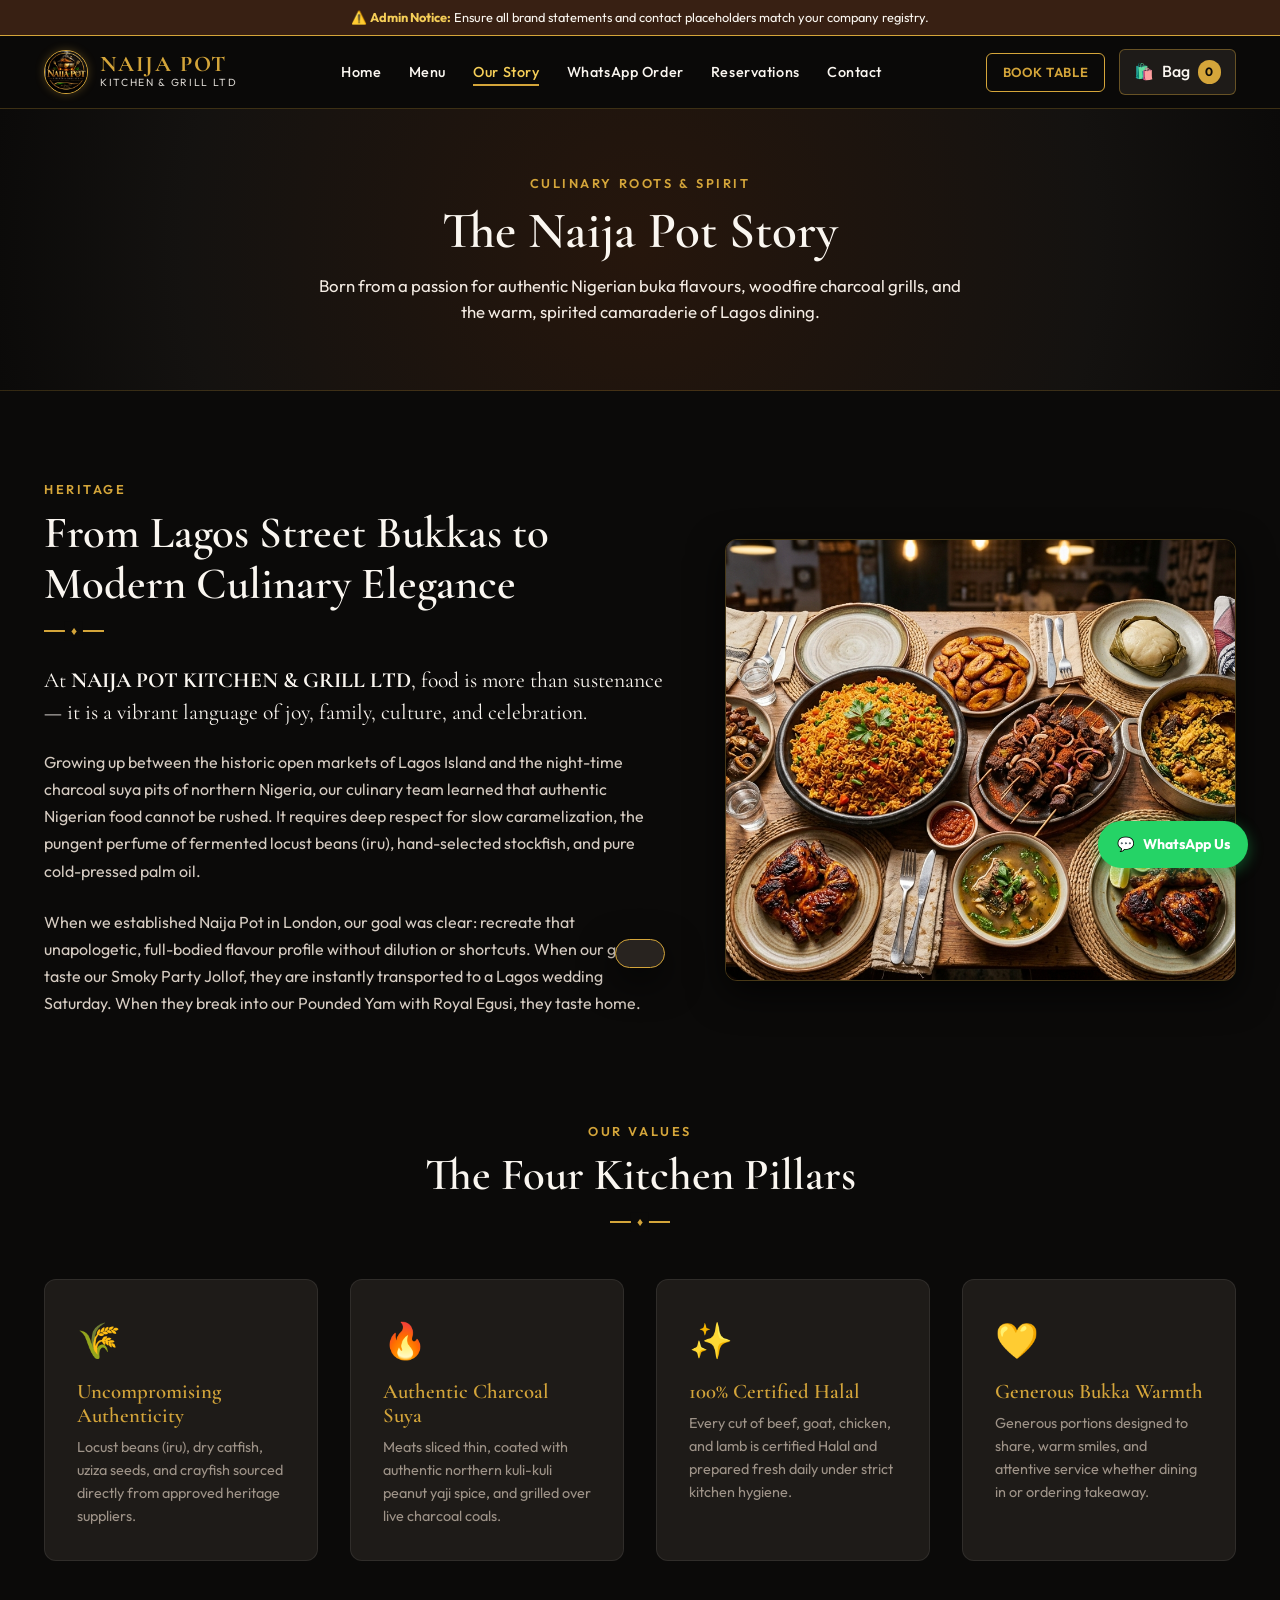
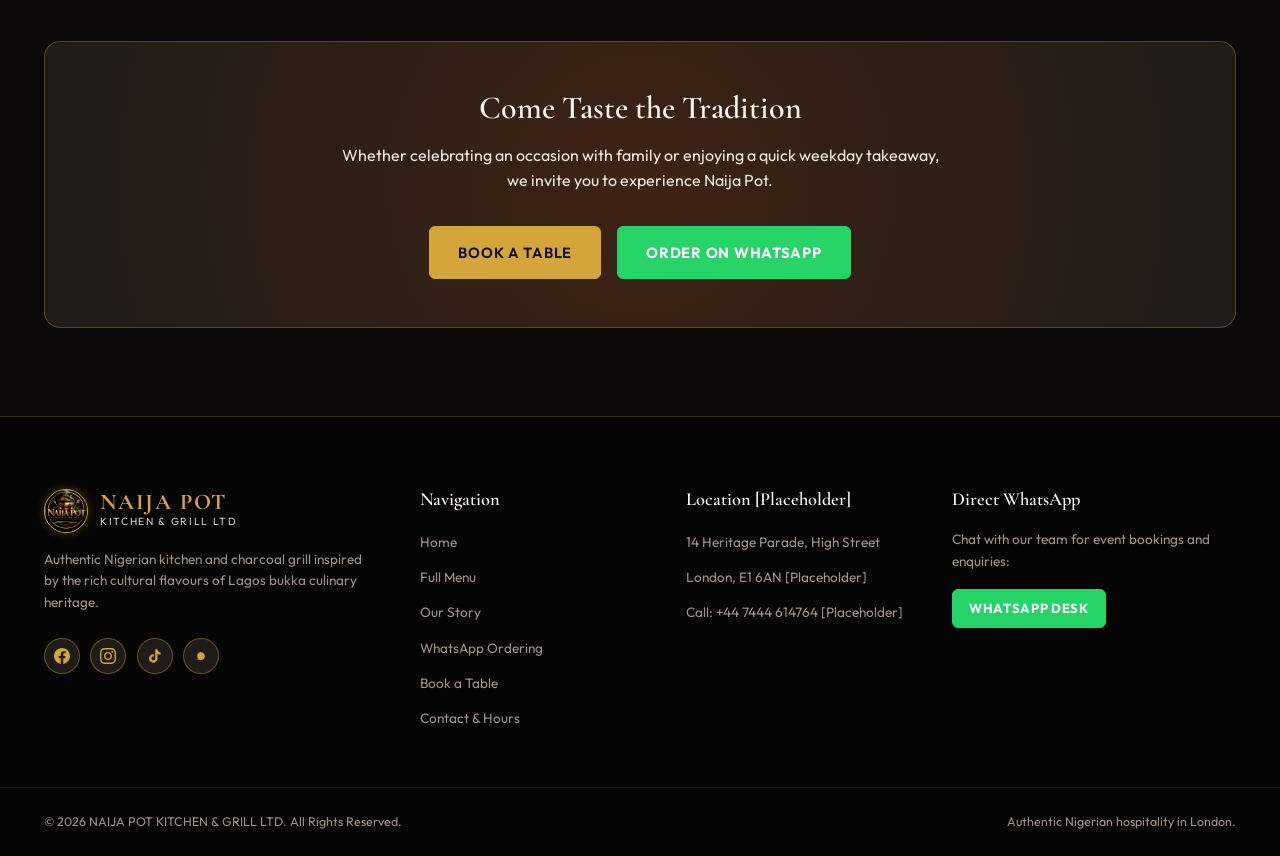
<file: cpanel-package/story.html>
<!DOCTYPE html>
<html lang="en">
<head>
  <meta charset="UTF-8">
  <meta name="viewport" content="width=device-width, initial-scale=1.0">
  <title>Our Story & Bukka Heritage | NAIJA POT KITCHEN & GRILL LTD</title>
  <meta name="description" content="Discover the roots of Naija Pot: inspired by bustling Lagos Island buka kitchens, traditional earthenware pots, slow-simmered soups, and authentic northern charcoal suya.">
  <meta name="robots" content="index, follow">

  <link rel="icon" type="image/png" href="images/logo.png">
  <link rel="preconnect" href="https://fonts.googleapis.com">
  <link rel="preconnect" href="https://fonts.gstatic.com" crossorigin>
  <link href="https://fonts.googleapis.com/css2?family=Cormorant+Garamond:ital,wght@0,500;0,600;0,700;1,400&family=Outfit:wght@300;400;500;600;700&display=swap" rel="stylesheet">
  <link rel="stylesheet" href="css/styles.css">
</head>
<body>

  <!-- Admin Verification Banner -->
  <div class="placeholder-notice-banner">
    ⚠️ <strong>Admin Notice:</strong> Ensure all brand statements and contact placeholders match your company registry.
  </div>

  <!-- Site Header -->
  <header class="site-header">
    <div class="header-container">
      <a href="index.html" class="brand-logo" aria-label="Naija Pot Home">
        <img src="images/logo.png" alt="Naija Pot Logo" class="brand-logo-img">
        <div class="brand-titles">
          <span class="brand-name">NAIJA POT</span>
          <span class="brand-tagline">KITCHEN & GRILL LTD</span>
        </div>
      </a>

      <nav class="main-nav" id="mainNav" aria-label="Main Navigation">
        <ul class="nav-list">
          <li><a href="index.html" class="nav-link">Home</a></li>
          <li><a href="menu.html" class="nav-link">Menu</a></li>
          <li><a href="story.html" class="nav-link active">Our Story</a></li>
          <li><a href="order.html" class="nav-link">WhatsApp Order</a></li>
          <li><a href="reservations.html" class="nav-link">Reservations</a></li>
          <li><a href="contact.html" class="nav-link">Contact</a></li>
        </ul>
      </nav>

      <div class="header-actions">
        <a href="reservations.html" class="btn btn-outline btn-sm desktop-only">Book Table</a>
        <a href="order.html" class="cart-btn" aria-label="View Order Bag">
          <span aria-hidden="true">🛍️</span>
          <span class="desktop-only">Bag</span>
          <span class="cart-badge">0</span>
        </a>
        <button class="mobile-menu-btn" id="mobileMenuBtn" aria-expanded="false" aria-controls="mainNav" aria-label="Toggle navigation">
          <span class="menu-bar"></span>
          <span class="menu-bar"></span>
          <span class="menu-bar"></span>
        </button>
      </div>
    </div>
  </header>

  <main>
    <section class="page-banner">
      <div class="container">
        <span class="page-banner-subtitle">CULINARY ROOTS & SPIRIT</span>
        <h1 class="page-banner-title">The Naija Pot Story</h1>
        <p class="page-banner-desc">
          Born from a passion for authentic Nigerian buka flavours, woodfire charcoal grills, and the warm, spirited camaraderie of Lagos dining.
        </p>
      </div>
    </section>

    <!-- Main Narrative Section -->
    <section class="section-padding">
      <div class="container">
        <div class="story-grid">
          <div>
            <span class="section-subtitle">HERITAGE</span>
            <h2 class="section-title">From Lagos Street Bukkas to Modern Culinary Elegance</h2>
            <div class="ornament-line" style="margin-left: 0; margin-bottom: 2rem;"></div>
            
            <p class="story-lead">
              At <strong>NAIJA POT KITCHEN & GRILL LTD</strong>, food is more than sustenance — it is a vibrant language of joy, family, culture, and celebration.
            </p>
            
            <p class="story-body">
              Growing up between the historic open markets of Lagos Island and the night-time charcoal suya pits of northern Nigeria, our culinary team learned that authentic Nigerian food cannot be rushed. It requires deep respect for slow caramelization, the pungent perfume of fermented locust beans (iru), hand-selected stockfish, and pure cold-pressed palm oil.
            </p>

            <p class="story-body">
              When we established Naija Pot in London, our goal was clear: recreate that unapologetic, full-bodied flavour profile without dilution or shortcuts. When our guests taste our Smoky Party Jollof, they are instantly transported to a Lagos wedding Saturday. When they break into our Pounded Yam with Royal Egusi, they taste home.
            </p>
          </div>

          <div>
            <div style="border-radius: 12px; overflow: hidden; border: 1px solid rgba(212,165,58,0.3); box-shadow: var(--shadow-lg);">
              <img src="images/hero_naija_feast_1792356256861.jpg" alt="Rich Nigerian feast at Naija Pot" style="width: 100%; height: 440px; object-fit: cover;" loading="lazy">
            </div>
          </div>
        </div>

        <!-- 4 Core Pillars -->
        <div style="margin-top: 5rem;">
          <div class="section-title-wrap">
            <span class="section-subtitle">OUR VALUES</span>
            <h2 class="section-title">The Four Kitchen Pillars</h2>
            <div class="ornament-line"></div>
          </div>

          <div style="display: grid; grid-template-columns: repeat(auto-fit, minmax(260px, 1fr)); gap: 2rem;">
            <div style="background: var(--color-charcoal-2); border: 1px solid rgba(255,255,255,0.08); padding: 2rem; border-radius: 12px;">
              <div style="font-size: 2.2rem; margin-bottom: 0.75rem;">🌾</div>
              <h3 style="font-size: 1.3rem; color: var(--color-gold); margin-bottom: 0.5rem;">Uncompromising Authenticity</h3>
              <p style="font-size: 0.9rem; color: var(--color-text-muted); line-height: 1.6;">
                Locust beans (iru), dry catfish, uziza seeds, and crayfish sourced directly from approved heritage suppliers.
              </p>
            </div>

            <div style="background: var(--color-charcoal-2); border: 1px solid rgba(255,255,255,0.08); padding: 2rem; border-radius: 12px;">
              <div style="font-size: 2.2rem; margin-bottom: 0.75rem;">🔥</div>
              <h3 style="font-size: 1.3rem; color: var(--color-gold); margin-bottom: 0.5rem;">Authentic Charcoal Suya</h3>
              <p style="font-size: 0.9rem; color: var(--color-text-muted); line-height: 1.6;">
                Meats sliced thin, coated with authentic northern kuli-kuli peanut yaji spice, and grilled over live charcoal coals.
              </p>
            </div>

            <div style="background: var(--color-charcoal-2); border: 1px solid rgba(255,255,255,0.08); padding: 2rem; border-radius: 12px;">
              <div style="font-size: 2.2rem; margin-bottom: 0.75rem;">✨</div>
              <h3 style="font-size: 1.3rem; color: var(--color-gold); margin-bottom: 0.5rem;">100% Certified Halal</h3>
              <p style="font-size: 0.9rem; color: var(--color-text-muted); line-height: 1.6;">
                Every cut of beef, goat, chicken, and lamb is certified Halal and prepared fresh daily under strict kitchen hygiene.
              </p>
            </div>

            <div style="background: var(--color-charcoal-2); border: 1px solid rgba(255,255,255,0.08); padding: 2rem; border-radius: 12px;">
              <div style="font-size: 2.2rem; margin-bottom: 0.75rem;">💛</div>
              <h3 style="font-size: 1.3rem; color: var(--color-gold); margin-bottom: 0.5rem;">Generous Bukka Warmth</h3>
              <p style="font-size: 0.9rem; color: var(--color-text-muted); line-height: 1.6;">
                Generous portions designed to share, warm smiles, and attentive service whether dining in or ordering takeaway.
              </p>
            </div>
          </div>
        </div>

        <!-- Call to Action Banner -->
        <div style="margin-top: 5rem; text-align: center; background: radial-gradient(circle at center, #3D2314 0%, var(--color-charcoal-2) 100%); padding: 3rem 2rem; border-radius: 16px; border: 1px solid rgba(212,165,58,0.3);">
          <h2 style="font-size: 2rem; color: var(--color-ivory); margin-bottom: 1rem;">Come Taste the Tradition</h2>
          <p style="color: var(--color-cream); max-width: 600px; margin: 0 auto 2rem; line-height: 1.6;">
            Whether celebrating an occasion with family or enjoying a quick weekday takeaway, we invite you to experience Naija Pot.
          </p>
          <div style="display: flex; gap: 1rem; justify-content: center; flex-wrap: wrap;">
            <a href="reservations.html" class="btn btn-primary">Book a Table</a>
            <a href="order.html" class="btn btn-whatsapp">Order on WhatsApp</a>
          </div>
        </div>

      </div>
    </section>
  </main>

  <!-- Site Footer -->
  <footer class="site-footer">
    <div class="container footer-container">
      <div class="footer-brand-col">
        <a href="index.html" class="brand-logo" style="margin-bottom: 1rem;">
          <img src="images/logo.png" alt="Naija Pot Logo" class="brand-logo-img">
          <div class="brand-titles">
            <span class="brand-name">NAIJA POT</span>
            <span class="brand-tagline">KITCHEN & GRILL LTD</span>
          </div>
        </a>
        <p class="footer-desc">
          Authentic Nigerian kitchen and charcoal grill inspired by the rich cultural flavours of Lagos bukka culinary heritage.
        </p>
        <div class="footer-socials">
          <a href="https://facebook.com/naijapotkitchen" target="_blank" rel="noopener noreferrer" class="footer-social-btn" aria-label="Facebook" title="Follow us on Facebook">
            <svg viewBox="0 0 24 24"><path d="M24 12.073c0-6.627-5.373-12-12-12s-12 5.373-12 12c0 5.99 4.388 10.954 10.125 11.854v-8.385H7.078v-3.47h3.047V9.43c0-3.007 1.792-4.669 4.533-4.669 1.312 0 2.686.235 2.686.235v2.953H15.83c-1.491 0-1.956.925-1.956 1.874v2.25h3.328l-.532 3.47h-2.796v8.385C19.612 23.027 24 18.062 24 12.073z"/></svg>
          </a>
          <a href="https://www.instagram.com/naijapotkitchen_grill_mk" target="_blank" rel="noopener noreferrer" class="footer-social-btn" aria-label="Instagram" title="Follow us on Instagram">
            <svg viewBox="0 0 24 24"><path d="M12 2.163c3.204 0 3.584.012 4.85.07 3.252.148 4.771 1.691 4.919 4.919.058 1.265.069 1.645.069 4.849 0 3.205-.012 3.584-.069 4.849-.149 3.225-1.664 4.771-4.919 4.919-1.266.058-1.644.07-4.85.07-3.204 0-3.584-.012-4.849-.07-3.26-.149-4.771-1.699-4.919-4.92-.058-1.265-.07-1.644-.07-4.849 0-3.204.013-3.583.07-4.849.149-3.227 1.664-4.771 4.919-4.919 1.266-.057 1.645-.069 4.849-.069zm0-2.163c-3.259 0-3.667.014-4.947.072-4.358.2-6.78 2.618-6.98 6.98-.059 1.281-.073 1.689-.073 4.948 0 3.259.014 3.668.072 4.948.2 4.358 2.618 6.78 6.98 6.98 1.281.058 1.689.072 4.948.072 3.259 0 3.668-.014 4.948-.072 4.354-.2 6.782-2.618 6.979-6.98.059-1.28.073-1.689.073-4.948 0-3.259-.014-3.667-.072-4.947-.196-4.354-2.617-6.78-6.979-6.98-1.281-.059-1.69-.073-4.949-.073zm0 5.838c-3.403 0-6.162 2.759-6.162 6.162s2.759 6.163 6.162 6.163 6.162-2.759 6.162-6.163c0-3.403-2.759-6.162-6.162-6.162zm0 10.162c-2.209 0-4-1.79-4-4 0-2.209 1.791-4 4-4s4 1.791 4 4c0 2.21-1.791 4-4 4zm6.406-11.845c-.796 0-1.441.645-1.441 1.44s.645 1.44 1.441 1.44c.795 0 1.439-.645 1.439-1.44s-.644-1.44-1.439-1.44z"/></svg>
          </a>
          <a href="https://www.tiktok.com/@naija.pot.kitchen" target="_blank" rel="noopener noreferrer" class="footer-social-btn" aria-label="TikTok" title="Follow us on TikTok">
            <svg viewBox="0 0 24 24"><path d="M19.59 6.69a4.83 4.83 0 0 1-3.77-4.25V2h-3.45v13.67a2.89 2.89 0 0 1-5.2 1.74 2.89 2.89 0 0 1 2.31-4.64c.298-.002.595.042.88.13V9.4a6.33 6.33 0 0 0-1-.08A6.34 6.34 0 0 0 3 15.66a6.34 6.34 0 0 0 10.82 4.47 6.27 6.27 0 0 0 1.88-4.47V8.58a8.27 8.27 0 0 0 4.84 1.56V6.69z"/></svg>
          </a>
          <a href="https://wa.me/447342229865" target="_blank" rel="noopener noreferrer" class="footer-social-btn" aria-label="WhatsApp" title="Chat on WhatsApp">
            <svg viewBox="0 0 24 24"><path d="M12.031 6.172c-3.181 0-5.767 2.586-5.768 5.766-.001 1.298.38 2.27 1.019 3.287l-.711 2.598 2.664-.698c.969.587 1.761.88 2.8.88 3.182 0 5.768-2.587 5.768-5.766.001-3.181-2.585-5.767-5.772-5.772-5.767zm7.65 5.766c0 4.218-3.433 7.651-7.65 7.651-1.336 0-2.434-.343-3.489-.968l-4.542 1.19 1.213-4.432c-.696-1.111-1.066-2.228-1.066-3.441 0-4.219 3.433-7.651 7.65-7.651 4.217 0 7.649 3.432 7.649 7.651z"/></svg>
          </a>
        </div>
      </div>

      <div class="footer-links-col">
        <h4>Navigation</h4>
        <ul>
          <li><a href="index.html">Home</a></li>
          <li><a href="menu.html">Full Menu</a></li>
          <li><a href="story.html">Our Story</a></li>
          <li><a href="order.html">WhatsApp Ordering</a></li>
          <li><a href="reservations.html">Book a Table</a></li>
          <li><a href="contact.html">Contact & Hours</a></li>
        </ul>
      </div>

      <div class="footer-links-col">
        <h4>Location [Placeholder]</h4>
        <ul>
          <li><span>14 Heritage Parade, High Street</span></li>
          <li><span>London, E1 6AN [Placeholder]</span></li>
          <li><span>Call: +44 7444 614764 [Placeholder]</span></li>
        </ul>
      </div>

      <div class="footer-newsletter-col">
        <h4>Direct WhatsApp</h4>
        <p>Chat with our team for event bookings and enquiries:</p>
        <a href="https://wa.me/447342229865" target="_blank" rel="noopener noreferrer" class="btn btn-sm btn-whatsapp">
          WhatsApp Desk
        </a>
      </div>
    </div>

    <div class="footer-bottom">
      <div class="container footer-bottom-content">
        <p>&copy; <span id="currentYear"></span> NAIJA POT KITCHEN & GRILL LTD. All Rights Reserved.</p>
        <p>Authentic Nigerian hospitality in London.</p>
      </div>
    </div>
  </footer>

  <aside class="floating-actions">
    <a href="https://wa.me/447342229865" target="_blank" rel="noopener noreferrer" class="floating-whatsapp-btn" aria-label="Chat on WhatsApp">
      <span aria-hidden="true">💬</span>
      <span>WhatsApp Us</span>
    </a>
    <button class="back-to-top-btn hidden" id="backToTopBtn" aria-label="Back to top">&uarr;</button>
  </aside>

  <script src="js/main.js"></script>
</body>
</html>
</file>
<file: cpanel-package/css/styles.css>
/* ==========================================================================
   NAIJA POT KITCHEN & GRILL LTD - MULTI-PAGE STYLESHEET
   Design System: Obsidian Black, Bukka Brown, Warm Ivory, and Royal Gold
   Production-ready for Apache / cPanel / Shared Hosting
   ========================================================================== */

:root {
  /* Brand Palette */
  --color-black: #0B0A09;
  --color-charcoal: #141210;
  --color-charcoal-2: #1E1B18;
  --color-charcoal-3: #28231F;
  --color-charcoal-4: #332B25;
  
  --color-brown: #3D2314;
  --color-brown-dark: #26160C;
  --color-brown-warm: #4A2C1A;
  --color-brown-light: #5C3822;

  --color-gold: #D4A53A;
  --color-gold-light: #E8C547;
  --color-gold-bright: #F5CE58;
  --color-gold-dim: #9E7B28;

  --color-ivory: #FAF6F0;
  --color-cream: #F4ECE4;
  --color-text-muted: #9E9388;
  --color-text-body: #D6CCC2;
  
  --color-whatsapp: #25D366;
  --color-whatsapp-dark: #128C7E;
  --color-danger: #E63946;
  --color-success: #2A9D8F;

  /* Typography */
  --font-serif: "Cormorant Garamond", Georgia, "Times New Roman", serif;
  --font-sans: "Outfit", -apple-system, BlinkMacSystemFont, "Segoe UI", Roboto, sans-serif;

  /* Shadows */
  --shadow-sm: 0 2px 8px rgba(0, 0, 0, 0.4);
  --shadow-md: 0 6px 20px rgba(0, 0, 0, 0.5);
  --shadow-lg: 0 12px 36px rgba(0, 0, 0, 0.7);
  --shadow-gold: 0 4px 20px rgba(212, 165, 58, 0.3);

  /* Transitions */
  --transition-fast: 0.2s ease;
  --transition-normal: 0.3s cubic-bezier(0.16, 1, 0.3, 1);
}

/* Reset */
*, *::before, *::after {
  box-sizing: border-box;
  margin: 0;
  padding: 0;
}

html {
  scroll-behavior: smooth;
  font-size: 16px;
  background-color: var(--color-black);
  color: var(--color-text-body);
}

body {
  font-family: var(--font-sans);
  background-color: var(--color-black);
  color: var(--color-text-body);
  line-height: 1.6;
  min-height: 100vh;
  display: flex;
  flex-direction: column;
  -webkit-font-smoothing: antialiased;
}

main {
  flex: 1;
}

h1, h2, h3, h4, h5, h6 {
  font-family: var(--font-serif);
  color: var(--color-ivory);
  font-weight: 600;
  line-height: 1.15;
}

a {
  color: inherit;
  text-decoration: none;
  transition: color var(--transition-fast);
}

img {
  max-width: 100%;
  height: auto;
  display: block;
}

button, input, select, textarea {
  font-family: inherit;
  font-size: inherit;
}

.container {
  width: 100%;
  max-width: 1240px;
  margin: 0 auto;
  padding: 0 1.5rem;
}

/* Text & Colors */
.text-gold {
  color: var(--color-gold);
}

.gold-gradient-text {
  background: linear-gradient(135deg, var(--color-gold-bright) 0%, var(--color-gold) 50%, var(--color-gold-dim) 100%);
  -webkit-background-clip: text;
  -webkit-text-fill-color: transparent;
}

/* Clear Placeholder Indicator Badge */
.placeholder-tag {
  display: inline-block;
  font-size: 0.7rem;
  font-weight: 600;
  color: var(--color-gold-bright);
  background: rgba(212, 165, 58, 0.15);
  border: 1px dashed rgba(212, 165, 58, 0.6);
  padding: 0.1rem 0.4rem;
  border-radius: 4px;
  letter-spacing: 0.04em;
  vertical-align: middle;
  margin-left: 0.3rem;
}

.placeholder-notice-banner {
  background: rgba(61, 35, 20, 0.9);
  border-bottom: 1px solid var(--color-gold);
  color: var(--color-ivory);
  font-size: 0.8rem;
  padding: 0.45rem 1.5rem;
  text-align: center;
}

.placeholder-notice-banner strong {
  color: var(--color-gold-bright);
}

/* Custom Scrollbar */
::-webkit-scrollbar {
  width: 8px;
}
::-webkit-scrollbar-track {
  background: var(--color-charcoal);
}
::-webkit-scrollbar-thumb {
  background: var(--color-brown-light);
  border-radius: 4px;
}
::-webkit-scrollbar-thumb:hover {
  background: var(--color-gold);
}

/* Buttons */
.btn {
  display: inline-flex;
  align-items: center;
  justify-content: center;
  gap: 0.5rem;
  padding: 0.85rem 1.75rem;
  font-weight: 600;
  font-size: 0.92rem;
  border-radius: 6px;
  cursor: pointer;
  border: 1px solid transparent;
  transition: all var(--transition-fast);
  text-transform: uppercase;
  letter-spacing: 0.05em;
}

.btn-primary {
  background-color: var(--color-gold);
  color: var(--color-black);
  border-color: var(--color-gold);
}

.btn-primary:hover {
  background-color: var(--color-gold-bright);
  box-shadow: var(--shadow-gold);
  transform: translateY(-1px);
}

.btn-secondary {
  background-color: rgba(255, 255, 255, 0.08);
  color: var(--color-ivory);
  border-color: rgba(212, 165, 58, 0.4);
}

.btn-secondary:hover {
  background-color: rgba(212, 165, 58, 0.15);
  border-color: var(--color-gold);
  color: var(--color-gold-light);
}

.btn-outline {
  background: transparent;
  border-color: var(--color-gold);
  color: var(--color-gold);
}

.btn-outline:hover {
  background: var(--color-gold);
  color: var(--color-black);
}

.btn-whatsapp {
  background-color: var(--color-whatsapp);
  color: #FFFFFF;
  border-color: var(--color-whatsapp);
  font-weight: 700;
}

.btn-whatsapp:hover {
  background-color: var(--color-whatsapp-dark);
  box-shadow: 0 4px 15px rgba(37, 211, 102, 0.35);
}

.btn-sm {
  padding: 0.5rem 1rem;
  font-size: 0.82rem;
}

.btn-block {
  width: 100%;
}

/* Top Announcement Bar */
.announcement-bar {
  background: linear-gradient(90deg, var(--color-brown-dark) 0%, var(--color-brown) 50%, var(--color-brown-dark) 100%);
  color: var(--color-ivory);
  padding: 0.6rem 1.5rem;
  font-size: 0.85rem;
  position: relative;
  z-index: 100;
  border-bottom: 1px solid rgba(212, 165, 58, 0.3);
  display: flex;
  justify-content: center;
  align-items: center;
}

.announcement-content {
  text-align: center;
  padding-right: 2rem;
}

.announcement-link {
  color: var(--color-gold-bright);
  text-decoration: underline;
  margin-left: 0.5rem;
  font-weight: 600;
}

.announcement-close {
  position: absolute;
  right: 1rem;
  background: transparent;
  border: none;
  color: var(--color-text-muted);
  font-size: 1.3rem;
  cursor: pointer;
  padding: 0 0.5rem;
}

/* Site Header */
.site-header {
  position: sticky;
  top: 0;
  z-index: 90;
  background: rgba(11, 10, 9, 0.95);
  backdrop-filter: blur(12px);
  -webkit-backdrop-filter: blur(12px);
  border-bottom: 1px solid rgba(212, 165, 58, 0.25);
  transition: all var(--transition-normal);
}

.site-header.scrolled {
  background: rgba(11, 10, 9, 0.98);
  box-shadow: var(--shadow-md);
  border-bottom-color: rgba(212, 165, 58, 0.4);
}

.header-container {
  display: flex;
  align-items: center;
  justify-content: space-between;
  padding: 0.85rem 1.5rem;
  max-width: 1240px;
  margin: 0 auto;
}

.brand-logo {
  display: flex;
  align-items: center;
  gap: 0.75rem;
}

.brand-logo-img {
  width: 44px;
  height: 44px;
  object-fit: contain;
  border-radius: 50%;
  border: 1.5px solid var(--color-gold);
  background: var(--color-charcoal);
  box-shadow: 0 0 10px rgba(212, 165, 58, 0.3);
}

.brand-titles {
  display: flex;
  flex-direction: column;
}

.brand-name {
  font-family: var(--font-serif);
  font-size: 1.4rem;
  font-weight: 700;
  letter-spacing: 0.08em;
  color: var(--color-gold);
  line-height: 1;
}

.brand-tagline {
  font-size: 0.65rem;
  letter-spacing: 0.16em;
  color: var(--color-ivory);
  text-transform: uppercase;
  opacity: 0.85;
}

/* Nav Menu */
.main-nav {
  display: flex;
  align-items: center;
}

.nav-list {
  display: flex;
  list-style: none;
  gap: 1.7rem;
}

.nav-link {
  font-size: 0.9rem;
  font-weight: 500;
  letter-spacing: 0.04em;
  color: var(--color-ivory);
  position: relative;
  padding: 0.3rem 0;
}

.nav-link::after {
  content: '';
  position: absolute;
  bottom: 0;
  left: 0;
  width: 0%;
  height: 2px;
  background-color: var(--color-gold);
  transition: width var(--transition-fast);
}

.nav-link:hover,
.nav-link.active {
  color: var(--color-gold-bright);
}

.nav-link.active::after,
.nav-link:hover::after {
  width: 100%;
}

.header-actions {
  display: flex;
  align-items: center;
  gap: 0.85rem;
}

.cart-btn {
  display: flex;
  align-items: center;
  gap: 0.5rem;
  background: var(--color-charcoal-2);
  border: 1px solid rgba(212, 165, 58, 0.4);
  color: var(--color-ivory);
  padding: 0.55rem 0.9rem;
  border-radius: 6px;
  cursor: pointer;
  font-weight: 500;
  transition: all var(--transition-fast);
}

.cart-btn:hover {
  border-color: var(--color-gold);
  background: var(--color-charcoal-3);
}

.cart-badge {
  background: var(--color-gold);
  color: var(--color-black);
  font-size: 0.75rem;
  font-weight: 700;
  padding: 0.15rem 0.45rem;
  border-radius: 12px;
  min-width: 18px;
  text-align: center;
}

.mobile-menu-btn {
  display: none;
  flex-direction: column;
  justify-content: space-around;
  width: 32px;
  height: 32px;
  background: transparent;
  border: none;
  cursor: pointer;
  padding: 4px;
}

.menu-bar {
  width: 100%;
  height: 2px;
  background-color: var(--color-ivory);
  transition: all var(--transition-fast);
  border-radius: 2px;
}

/* Page Banner / Hero */
.page-banner {
  padding: 4rem 1.5rem;
  background: radial-gradient(circle at center, #26160C 0%, var(--color-charcoal) 70%, var(--color-black) 100%);
  text-align: center;
  border-bottom: 1px solid rgba(212, 165, 58, 0.2);
}

.page-banner-subtitle {
  display: block;
  font-size: 0.8rem;
  letter-spacing: 0.2em;
  text-transform: uppercase;
  color: var(--color-gold);
  font-weight: 600;
  margin-bottom: 0.5rem;
}

.page-banner-title {
  font-size: clamp(2.2rem, 4vw, 3.2rem);
  color: var(--color-ivory);
  margin-bottom: 0.75rem;
}

.page-banner-desc {
  max-width: 650px;
  margin: 0 auto;
  color: var(--color-cream);
  font-size: 1.05rem;
  line-height: 1.6;
}

/* Hero Section */
.hero-section {
  position: relative;
  min-height: 82vh;
  display: flex;
  align-items: center;
  padding: 5rem 1.5rem;
  background: linear-gradient(rgba(11, 10, 9, 0.75), rgba(11, 10, 9, 0.85)), url('../images/hero_naija_feast_1792356256861.jpg');
  background-size: cover;
  background-position: center;
}

.hero-container {
  position: relative;
  z-index: 2;
  max-width: 860px;
  margin: 0 auto;
  text-align: center;
}

.hero-badge {
  display: inline-flex;
  align-items: center;
  gap: 0.5rem;
  background: rgba(61, 35, 20, 0.75);
  border: 1px solid rgba(212, 165, 58, 0.5);
  padding: 0.35rem 1.1rem;
  border-radius: 30px;
  font-size: 0.82rem;
  font-weight: 600;
  letter-spacing: 0.08em;
  text-transform: uppercase;
  color: var(--color-gold-bright);
  margin-bottom: 1.5rem;
}

.badge-dot {
  width: 8px;
  height: 8px;
  border-radius: 50%;
  background-color: var(--color-gold);
  box-shadow: 0 0 8px var(--color-gold);
}

.hero-title {
  font-size: clamp(2.4rem, 5.2vw, 4.3rem);
  font-weight: 700;
  margin-bottom: 1.25rem;
  line-height: 1.1;
}

.hero-subtitle {
  font-size: clamp(1rem, 1.8vw, 1.25rem);
  color: var(--color-cream);
  max-width: 720px;
  margin: 0 auto 2.2rem;
  line-height: 1.7;
}

.hero-actions {
  display: flex;
  flex-wrap: wrap;
  justify-content: center;
  gap: 1.2rem;
  margin-bottom: 3rem;
}

.hero-trust-bar {
  display: grid;
  grid-template-columns: repeat(auto-fit, minmax(200px, 1fr));
  gap: 1.2rem;
  padding-top: 2rem;
  border-top: 1px solid rgba(212, 165, 58, 0.25);
}

.trust-card {
  display: flex;
  align-items: center;
  gap: 0.85rem;
  text-align: left;
  background: rgba(20, 18, 16, 0.8);
  padding: 0.75rem 1rem;
  border-radius: 8px;
  border: 1px solid rgba(255, 255, 255, 0.08);
}

.trust-icon {
  font-size: 1.5rem;
}

.trust-info strong {
  display: block;
  font-size: 0.9rem;
  color: var(--color-ivory);
}

.trust-info span {
  font-size: 0.78rem;
  color: var(--color-text-muted);
}

/* Sections Common */
.section-padding {
  padding: 5.5rem 0;
}

.section-title-wrap {
  text-align: center;
  margin-bottom: 3.5rem;
}

.section-subtitle {
  display: block;
  font-size: 0.8rem;
  letter-spacing: 0.2em;
  text-transform: uppercase;
  color: var(--color-gold);
  font-weight: 600;
  margin-bottom: 0.5rem;
}

.section-title {
  font-size: clamp(2rem, 3.8vw, 2.8rem);
  color: var(--color-ivory);
  margin-bottom: 0.75rem;
}

.ornament-line {
  width: 60px;
  height: 2px;
  background: var(--color-gold);
  margin: 1.2rem auto 0;
  position: relative;
}

.ornament-line::after {
  content: '♦';
  position: absolute;
  top: 50%;
  left: 50%;
  transform: translate(-50%, -50%);
  background-color: var(--color-black);
  padding: 0 6px;
  color: var(--color-gold);
  font-size: 0.75rem;
}

/* Realistic Food Showcase Grids */
.food-showcase-grid {
  display: grid;
  grid-template-columns: repeat(auto-fit, minmax(320px, 1fr));
  gap: 2rem;
}

.food-card {
  background: var(--color-charcoal-2);
  border-radius: 12px;
  overflow: hidden;
  border: 1px solid rgba(255, 255, 255, 0.08);
  transition: all var(--transition-normal);
  display: flex;
  flex-direction: column;
}

.food-card:hover {
  transform: translateY(-6px);
  border-color: rgba(212, 165, 58, 0.5);
  box-shadow: var(--shadow-md);
}

.food-card-img-wrap {
  position: relative;
  height: 240px;
  overflow: hidden;
  background: var(--color-charcoal-3);
}

.food-card-img-wrap img {
  width: 100%;
  height: 100%;
  object-fit: cover;
  transition: transform 0.6s cubic-bezier(0.16, 1, 0.3, 1);
}

.food-card:hover .food-card-img-wrap img {
  transform: scale(1.05);
}

.food-badge {
  position: absolute;
  top: 1rem;
  left: 1rem;
  background: var(--color-brown);
  border: 1px solid var(--color-gold);
  color: var(--color-gold-bright);
  font-size: 0.72rem;
  font-weight: 700;
  text-transform: uppercase;
  letter-spacing: 0.08em;
  padding: 0.25rem 0.65rem;
  border-radius: 4px;
}

.food-card-body {
  padding: 1.5rem;
  display: flex;
  flex-direction: column;
  flex-grow: 1;
}

.food-card-header {
  display: flex;
  justify-content: space-between;
  align-items: baseline;
  margin-bottom: 0.4rem;
}

.food-card-header h3 {
  font-size: 1.3rem;
  color: var(--color-ivory);
}

.food-price {
  font-family: var(--font-serif);
  font-size: 1.25rem;
  font-weight: 700;
  color: var(--color-gold-bright);
}

.food-native-name {
  font-size: 0.8rem;
  color: var(--color-gold);
  margin-bottom: 0.75rem;
  display: block;
  font-weight: 500;
}

.food-desc {
  font-size: 0.9rem;
  color: var(--color-text-muted);
  line-height: 1.6;
  margin-bottom: 1.25rem;
  flex-grow: 1;
}

.food-card-footer {
  display: flex;
  justify-content: space-between;
  align-items: center;
  border-top: 1px solid rgba(255, 255, 255, 0.06);
  padding-top: 1rem;
}

.pills-row {
  display: flex;
  flex-wrap: wrap;
  gap: 0.35rem;
}

.pill {
  font-size: 0.68rem;
  padding: 0.15rem 0.5rem;
  border-radius: 4px;
  background: rgba(255, 255, 255, 0.06);
  color: var(--color-text-body);
}

.pill.pill-halal {
  background: rgba(42, 157, 143, 0.2);
  color: #52B788;
  border: 1px solid rgba(82, 183, 136, 0.3);
}

/* Menu Page Controls */
.menu-controls {
  margin-bottom: 2.5rem;
  display: flex;
  flex-direction: column;
  gap: 1.5rem;
}

.search-box-wrap {
  position: relative;
  max-width: 580px;
  margin: 0 auto;
  width: 100%;
}

.search-icon {
  position: absolute;
  left: 1.1rem;
  top: 50%;
  transform: translateY(-50%);
  color: var(--color-text-muted);
}

.search-box-wrap input {
  width: 100%;
  background: var(--color-charcoal-2);
  border: 1px solid rgba(212, 165, 58, 0.35);
  padding: 0.85rem 2.8rem 0.85rem 3rem;
  border-radius: 8px;
  color: var(--color-ivory);
  font-size: 0.95rem;
}

.search-box-wrap input:focus {
  outline: none;
  border-color: var(--color-gold);
  box-shadow: 0 0 12px rgba(212, 165, 58, 0.2);
}

.clear-search-btn {
  position: absolute;
  right: 1rem;
  top: 50%;
  transform: translateY(-50%);
  background: transparent;
  border: none;
  color: var(--color-text-muted);
  font-size: 1.3rem;
  cursor: pointer;
  display: none;
}

.category-tabs {
  display: flex;
  flex-wrap: wrap;
  justify-content: center;
  gap: 0.6rem;
}

.category-tab {
  background: var(--color-charcoal-2);
  border: 1px solid rgba(255, 255, 255, 0.1);
  color: var(--color-ivory);
  padding: 0.6rem 1.25rem;
  border-radius: 30px;
  font-size: 0.85rem;
  font-weight: 500;
  cursor: pointer;
  transition: all var(--transition-fast);
}

.category-tab:hover {
  border-color: var(--color-gold);
  color: var(--color-gold);
}

.category-tab.active {
  background: var(--color-gold);
  color: var(--color-black);
  border-color: var(--color-gold);
  font-weight: 700;
}

/* Order Page Layout */
.order-layout {
  display: grid;
  grid-template-columns: 1.4fr 1fr;
  gap: 2.5rem;
  align-items: flex-start;
}

.order-box {
  background: var(--color-charcoal-2);
  border: 1px solid rgba(212, 165, 58, 0.25);
  border-radius: 12px;
  padding: 2rem;
  box-shadow: var(--shadow-md);
}

.order-box-title {
  font-size: 1.4rem;
  color: var(--color-ivory);
  margin-bottom: 1.5rem;
  border-bottom: 1px solid rgba(255, 255, 255, 0.08);
  padding-bottom: 0.75rem;
  display: flex;
  justify-content: space-between;
  align-items: center;
}

.order-items-table {
  width: 100%;
  border-collapse: collapse;
  margin-bottom: 1.5rem;
}

.order-items-table th {
  text-align: left;
  font-size: 0.8rem;
  letter-spacing: 0.05em;
  text-transform: uppercase;
  color: var(--color-text-muted);
  padding-bottom: 0.75rem;
  border-bottom: 1px solid rgba(255, 255, 255, 0.1);
}

.order-items-table td {
  padding: 1rem 0;
  border-bottom: 1px solid rgba(255, 255, 255, 0.06);
  font-size: 0.92rem;
}

.qty-stepper {
  display: inline-flex;
  align-items: center;
  border: 1px solid rgba(255, 255, 255, 0.15);
  border-radius: 4px;
}

.qty-btn {
  background: transparent;
  border: none;
  color: var(--color-ivory);
  padding: 0.2rem 0.6rem;
  cursor: pointer;
  font-size: 0.9rem;
}

.qty-val {
  padding: 0.2rem 0.5rem;
  font-size: 0.85rem;
  font-weight: 600;
  color: var(--color-gold-bright);
}

.order-summary-row {
  display: flex;
  justify-content: space-between;
  padding: 0.5rem 0;
  font-size: 0.9rem;
  color: var(--color-text-muted);
}

.order-summary-row.total-row {
  border-top: 1px dashed rgba(212, 165, 58, 0.4);
  margin-top: 0.75rem;
  padding-top: 1rem;
  font-size: 1.25rem;
  color: var(--color-ivory);
}

.order-summary-row.total-row strong:last-child {
  color: var(--color-gold-bright);
}

/* Forms */
.app-form {
  display: flex;
  flex-direction: column;
  gap: 1.2rem;
}

.form-row {
  display: grid;
  grid-template-columns: 1fr 1fr;
  gap: 1rem;
}

.form-group {
  display: flex;
  flex-direction: column;
  gap: 0.35rem;
}

.form-group label {
  font-size: 0.82rem;
  font-weight: 500;
  color: var(--color-ivory);
}

.form-group input,
.form-group select,
.form-group textarea {
  width: 100%;
  background: var(--color-charcoal);
  border: 1px solid rgba(255, 255, 255, 0.12);
  padding: 0.75rem 0.9rem;
  border-radius: 6px;
  color: var(--color-ivory);
  font-size: 0.9rem;
  transition: border-color var(--transition-fast);
}

.form-group input:focus,
.form-group select:focus,
.form-group textarea:focus {
  outline: none;
  border-color: var(--color-gold);
  box-shadow: 0 0 8px rgba(212, 165, 58, 0.2);
}

.form-error {
  font-size: 0.75rem;
  color: #FFAAA6;
  min-height: 1rem;
}

/* Success Box */
.success-box {
  background: rgba(42, 157, 143, 0.1);
  border: 1px solid var(--color-success);
  padding: 2.5rem 1.5rem;
  border-radius: 12px;
  text-align: center;
}

.success-box.hidden {
  display: none;
}

/* Story Page Elements */
.story-grid {
  display: grid;
  grid-template-columns: 1.1fr 0.9fr;
  gap: 3.5rem;
  align-items: center;
}

.story-lead {
  font-family: var(--font-serif);
  font-size: 1.35rem;
  color: var(--color-ivory);
  line-height: 1.5;
  margin-bottom: 1.25rem;
}

.story-body {
  color: var(--color-text-body);
  line-height: 1.7;
  margin-bottom: 1.5rem;
}

.story-pillars {
  display: grid;
  grid-template-columns: 1fr 1fr;
  gap: 1.5rem;
  margin-top: 2rem;
}

.pillar-item {
  background: var(--color-charcoal-2);
  border: 1px solid rgba(255, 255, 255, 0.06);
  padding: 1.25rem;
  border-radius: 8px;
}

.pillar-item h4 {
  font-size: 1.15rem;
  color: var(--color-gold);
  margin-bottom: 0.4rem;
}

.pillar-item p {
  font-size: 0.85rem;
  color: var(--color-text-muted);
}

/* Contact Grid */
.contact-grid {
  display: grid;
  grid-template-columns: repeat(auto-fit, minmax(300px, 1fr));
  gap: 2rem;
}

.contact-card {
  background: var(--color-charcoal-2);
  border: 1px solid rgba(255, 255, 255, 0.08);
  border-radius: 12px;
  padding: 2rem;
  display: flex;
  flex-direction: column;
}

.contact-badge {
  font-size: 0.72rem;
  color: var(--color-gold);
  letter-spacing: 0.15em;
  font-weight: 700;
  margin-bottom: 0.5rem;
}

.hours-table {
  width: 100%;
  font-size: 0.88rem;
}

.hours-table tr {
  border-bottom: 1px dashed rgba(255, 255, 255, 0.08);
}

.hours-table td {
  padding: 0.5rem 0;
}

.hours-table td:first-child {
  color: var(--color-text-muted);
}

.hours-table td:last-child {
  text-align: right;
  color: var(--color-ivory);
  font-weight: 500;
}

/* Footer */
.site-footer {
  background: #060505;
  border-top: 1px solid rgba(212, 165, 58, 0.25);
  padding: 4.5rem 0 1.5rem;
  margin-top: auto;
}

.footer-container {
  display: grid;
  grid-template-columns: 1.5fr 1fr 1fr 1.3fr;
  gap: 3rem;
  margin-bottom: 3.5rem;
}

.footer-desc {
  font-size: 0.85rem;
  color: var(--color-text-muted);
  line-height: 1.6;
  margin: 1rem 0 1.5rem;
}

.footer-socials {
  display: flex;
  align-items: center;
  gap: 0.65rem;
  flex-wrap: wrap;
}

.footer-social-btn {
  width: 36px;
  height: 36px;
  border-radius: 50%;
  background: var(--color-charcoal-2);
  border: 1px solid rgba(212, 165, 58, 0.4);
  display: inline-flex;
  align-items: center;
  justify-content: center;
  color: var(--color-gold);
  transition: all var(--transition-fast);
}

.footer-social-btn:hover {
  background: var(--color-gold);
  color: var(--color-black);
  border-color: var(--color-gold);
  transform: translateY(-2px);
  box-shadow: 0 4px 12px rgba(212, 165, 58, 0.3);
}

.footer-social-btn svg {
  width: 16px;
  height: 16px;
  fill: currentColor;
}

.footer-links-col h4,
.footer-newsletter-col h4 {
  font-size: 1.15rem;
  color: var(--color-ivory);
  margin-bottom: 1.2rem;
}

.footer-links-col ul {
  list-style: none;
  display: flex;
  flex-direction: column;
  gap: 0.6rem;
}

.footer-links-col li a,
.footer-links-col li span {
  font-size: 0.85rem;
  color: var(--color-text-muted);
}

.footer-links-col li a:hover {
  color: var(--color-gold);
}

.footer-newsletter-col p {
  font-size: 0.85rem;
  color: var(--color-text-muted);
  margin-bottom: 1rem;
}

.newsletter-form {
  display: flex;
  gap: 0.5rem;
}

.newsletter-form input {
  background: var(--color-charcoal);
  border: 1px solid rgba(255, 255, 255, 0.15);
  padding: 0.55rem 0.85rem;
  border-radius: 4px;
  color: #fff;
  font-size: 0.85rem;
  flex-grow: 1;
}

.footer-bottom {
  border-top: 1px solid rgba(255, 255, 255, 0.06);
  padding-top: 1.5rem;
}

.footer-bottom-content {
  display: flex;
  justify-content: space-between;
  font-size: 0.78rem;
  color: var(--color-text-muted);
}

/* Floating Actions */
.floating-actions {
  position: fixed;
  bottom: 2rem;
  right: 2rem;
  z-index: 80;
  display: flex;
  flex-direction: column;
  align-items: flex-end;
  gap: 0.75rem;
}

.floating-whatsapp-btn {
  display: flex;
  align-items: center;
  gap: 0.5rem;
  background: var(--color-whatsapp);
  color: #fff;
  padding: 0.75rem 1.15rem;
  border-radius: 30px;
  box-shadow: 0 4px 15px rgba(37, 211, 102, 0.4);
  font-weight: 700;
  font-size: 0.88rem;
  transition: transform var(--transition-fast);
}

.floating-whatsapp-btn:hover {
  transform: translateY(-3px) scale(1.02);
}

.back-to-top-btn {
  width: 42px;
  height: 42px;
  border-radius: 50%;
  background: var(--color-charcoal-2);
  border: 1px solid var(--color-gold);
  color: var(--color-gold);
  font-size: 1.2rem;
  cursor: pointer;
  display: flex;
  align-items: center;
  justify-content: center;
  transition: all var(--transition-fast);
}

.back-to-top-btn.hidden {
  display: none;
}

/* Modal */
.modal-backdrop {
  position: fixed;
  inset: 0;
  background: rgba(0, 0, 0, 0.85);
  backdrop-filter: blur(5px);
  z-index: 1050;
  display: flex;
  align-items: center;
  justify-content: center;
  padding: 1.5rem;
  opacity: 0;
  pointer-events: none;
  transition: opacity var(--transition-fast);
}

.modal-backdrop.active {
  opacity: 1;
  pointer-events: auto;
}

.modal-content {
  background: var(--color-charcoal-2);
  border: 1px solid var(--color-gold);
  border-radius: 12px;
  width: 100%;
  max-width: 540px;
  position: relative;
  overflow: hidden;
  box-shadow: var(--shadow-lg);
}

.modal-close-btn {
  position: absolute;
  top: 1rem;
  right: 1rem;
  background: rgba(0, 0, 0, 0.5);
  border: none;
  color: #fff;
  width: 32px;
  height: 32px;
  border-radius: 50%;
  font-size: 1.3rem;
  cursor: pointer;
  z-index: 10;
  display: flex;
  align-items: center;
  justify-content: center;
}

.modal-body {
  padding: 2rem;
}

/* Toast */
.toast-notice {
  position: fixed;
  bottom: 2rem;
  left: 50%;
  transform: translateX(-50%) translateY(100px);
  background: var(--color-charcoal-3);
  border: 1px solid var(--color-gold);
  color: var(--color-ivory);
  padding: 0.85rem 1.5rem;
  border-radius: 30px;
  font-size: 0.9rem;
  font-weight: 500;
  box-shadow: var(--shadow-lg);
  z-index: 2000;
  transition: transform var(--transition-normal);
  display: flex;
  align-items: center;
  gap: 0.6rem;
}

.toast-notice.show {
  transform: translateX(-50%) translateY(0);
}

/* Responsive Media Queries */
@media (max-width: 992px) {
  .story-grid,
  .order-layout {
    grid-template-columns: 1fr;
    gap: 2.5rem;
  }

  .footer-container {
    grid-template-columns: 1fr 1fr;
    gap: 2.5rem;
  }

  .desktop-only {
    display: none;
  }
}

@media (max-width: 768px) {
  .mobile-menu-btn {
    display: flex;
  }

  .main-nav {
    position: fixed;
    top: 68px;
    left: 0;
    right: 0;
    background: var(--color-charcoal-2);
    border-bottom: 1px solid rgba(212, 165, 58, 0.3);
    padding: 1.5rem;
    transform: translateY(-150%);
    transition: transform var(--transition-normal);
  }

  .main-nav.active {
    transform: translateY(0);
  }

  .nav-list {
    flex-direction: column;
    gap: 1.2rem;
  }

  .form-row {
    grid-template-columns: 1fr;
  }

  .footer-container {
    grid-template-columns: 1fr;
    gap: 2rem;
  }

  .footer-bottom-content {
    flex-direction: column;
    gap: 0.5rem;
    text-align: center;
  }

  .floating-actions {
    bottom: 1rem;
    right: 1rem;
  }
}
</file>
